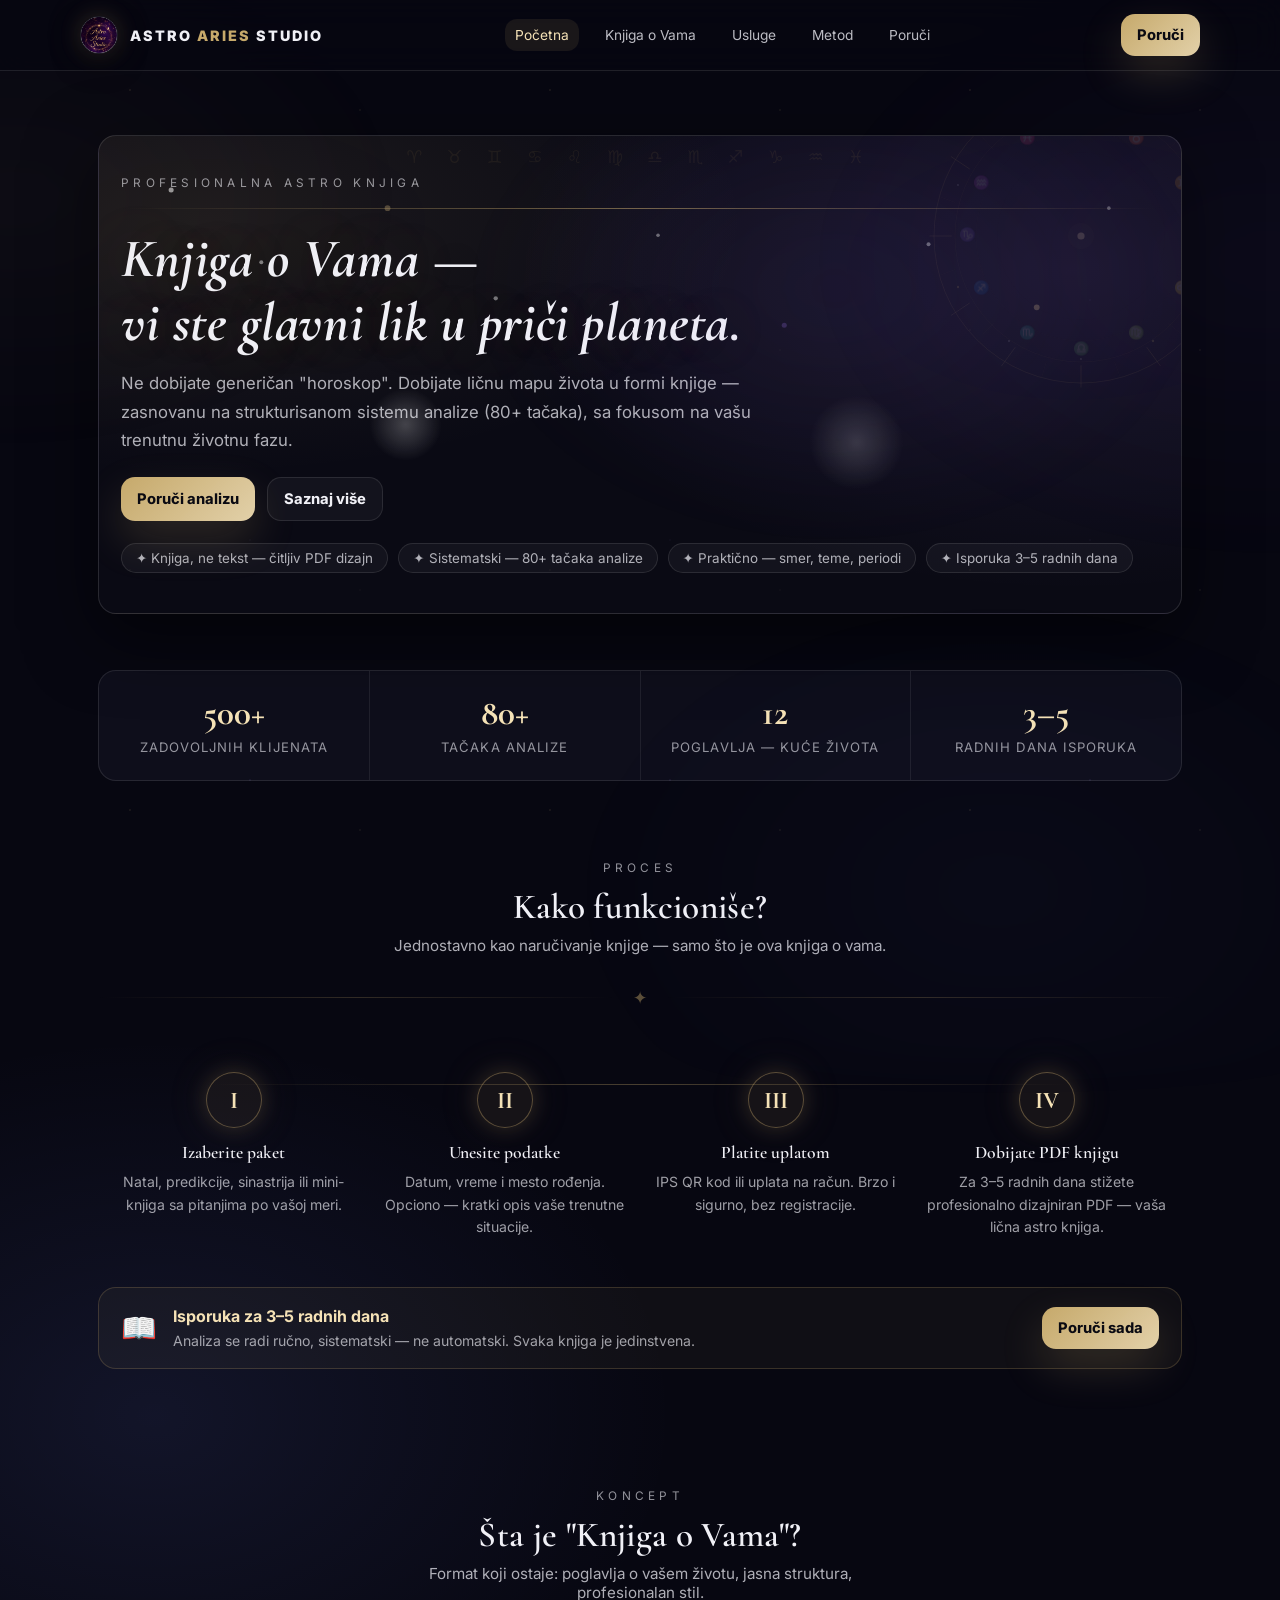
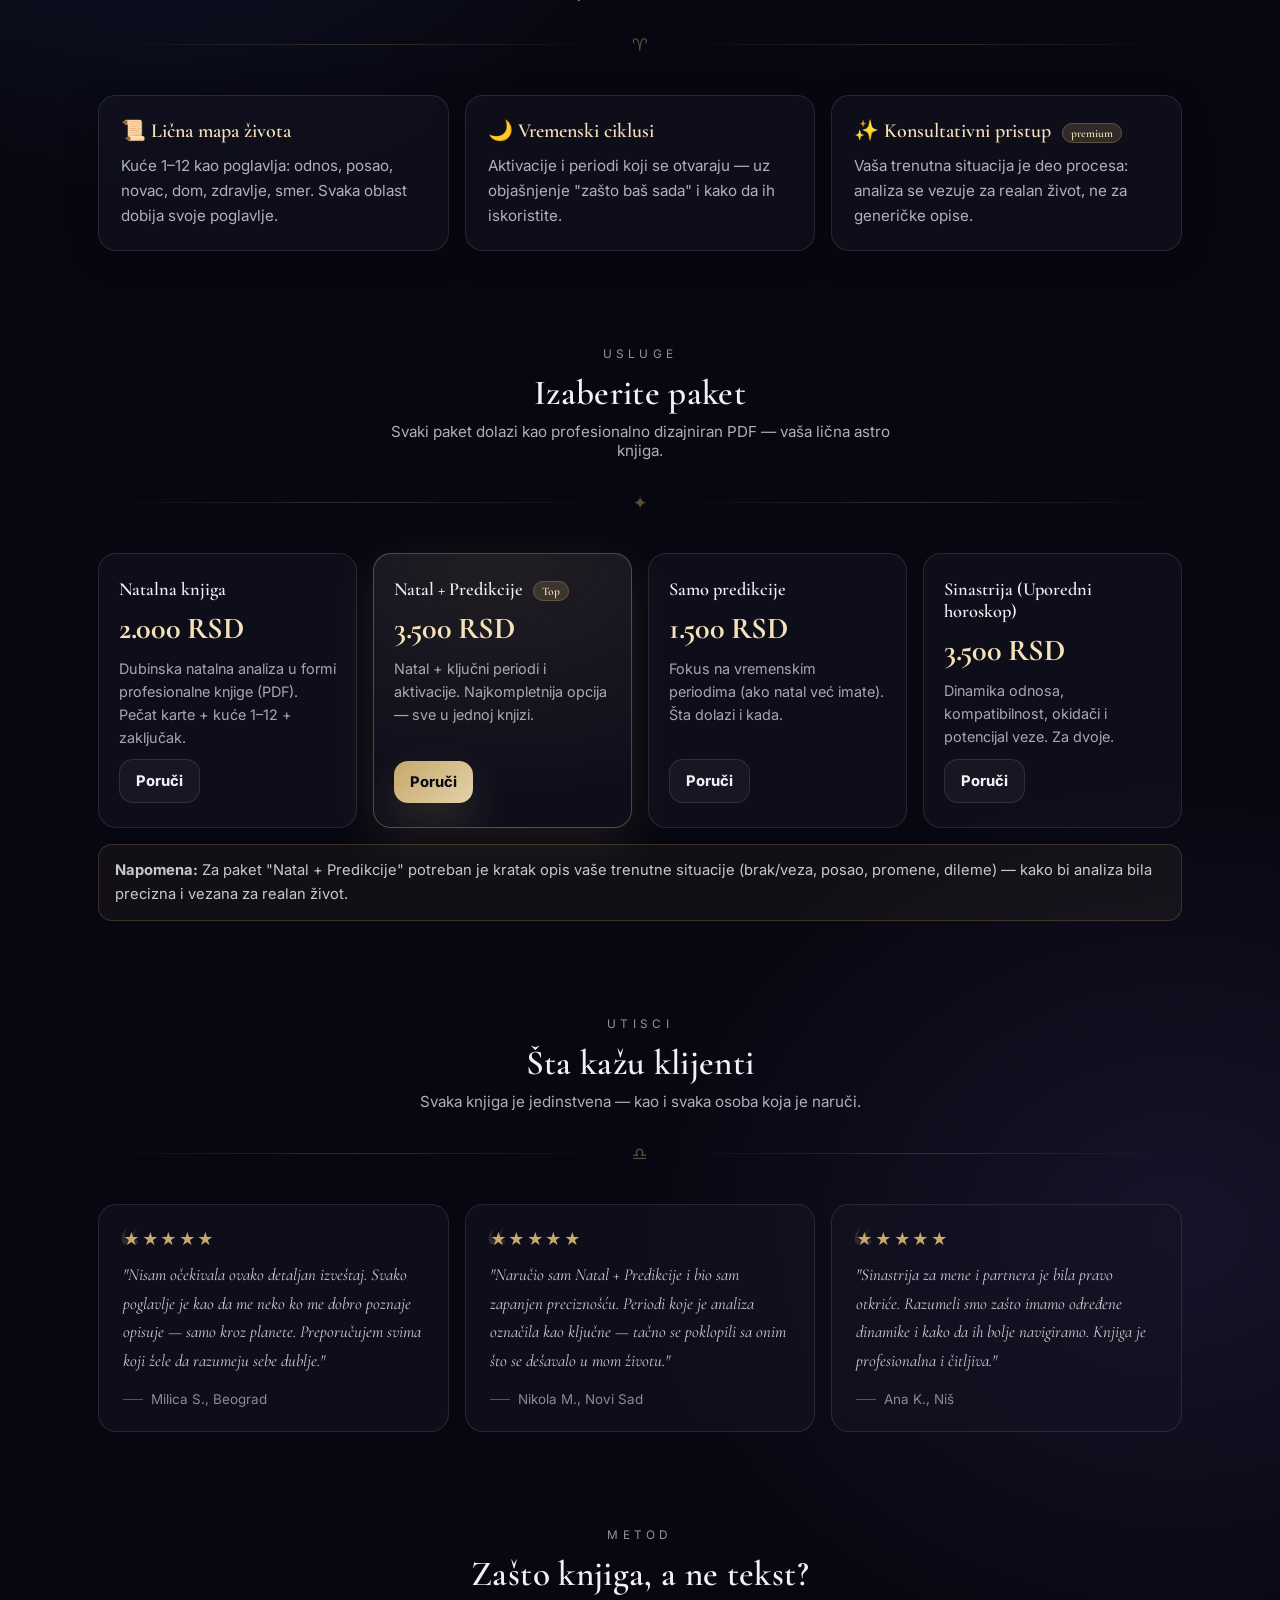
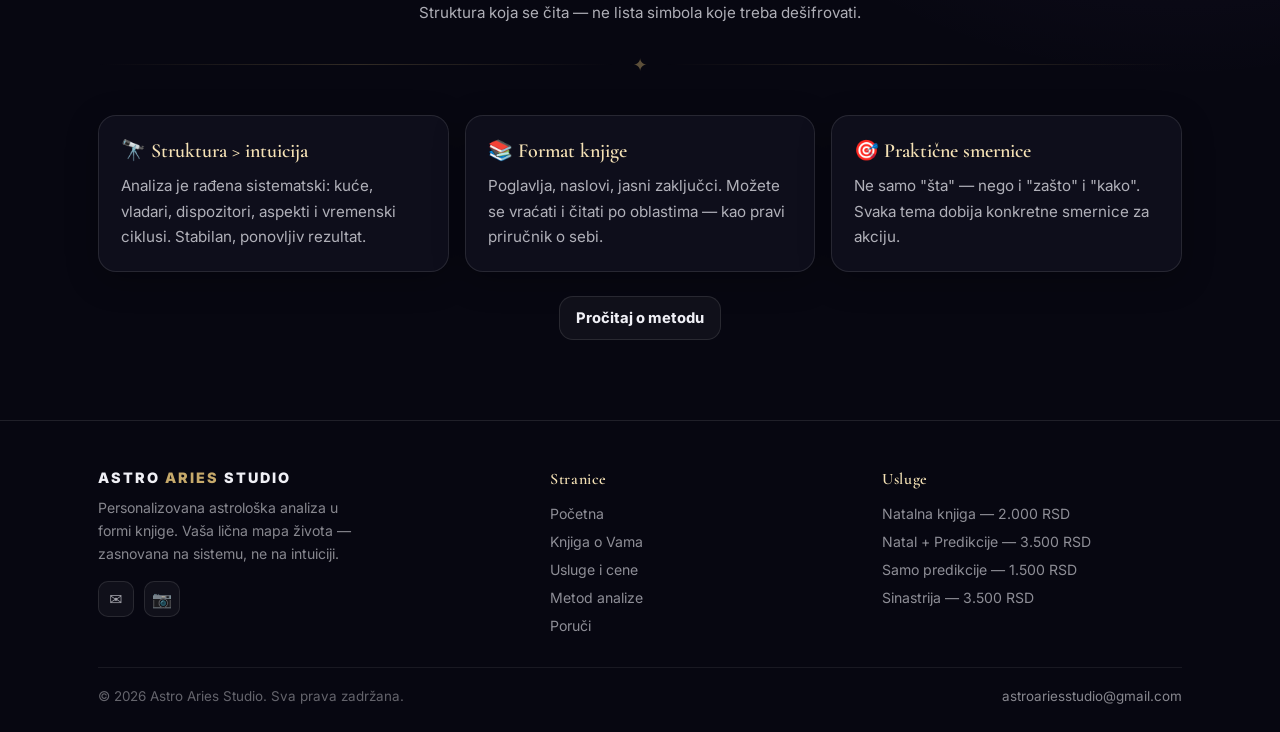
<file: index.html>
<!DOCTYPE html>
<html lang="sr">
<head>
  <meta charset="UTF-8" />
  <meta name="viewport" content="width=device-width, initial-scale=1.0" />
  <title>Astro Aries Studio — Knjiga o Vama</title>
  <meta name="description" content="Personalizovana astrološka analiza u formi knjige. Natalna karta, predikcije i sinastrija — profesionalni PDF izveštaj baziran na 80+ tačaka analize." />
  <meta name="keywords" content="astrologija, natalna karta, horoskop, predikcije, sinastrija, astro analiza, knjiga o vama" />
  <meta name="robots" content="index, follow" />
  <link rel="canonical" href="https://astro-aries-studio.vercel.app/" />

  <!-- Open Graph -->
  <meta property="og:type" content="website" />
  <meta property="og:title" content="Astro Aries Studio — Knjiga o Vama" />
  <meta property="og:description" content="Personalizovana astrološka analiza u formi knjige. Ne horoskop — lična mapa života." />
  <meta property="og:url" content="https://astro-aries-studio.vercel.app/" />
  <meta property="og:image" content="https://astro-aries-studio.vercel.app/assets/logo.png" />
  <meta property="og:locale" content="sr_RS" />

  <!-- Twitter Card -->
  <meta name="twitter:card" content="summary_large_image" />
  <meta name="twitter:title" content="Astro Aries Studio — Knjiga o Vama" />
  <meta name="twitter:description" content="Personalizovana astrološka analiza u formi knjige." />

  <!-- Favicon -->
  <link rel="icon" type="image/svg+xml" href="data:image/svg+xml,<svg xmlns='http://www.w3.org/2000/svg' viewBox='0 0 100 100'><rect width='100' height='100' rx='20' fill='%23070711'/><text y='.9em' font-size='80' x='10'>♈</text></svg>" />

  <link rel="stylesheet" href="assets/style.css" />
</head>
<body>

<div class="shooting-star"></div>

<header>
  <div class="container nav">
    <a class="brand" href="index.html">
      <img src="assets/logo.png" alt="Astro Aries Studio logo" loading="lazy" />
      <div class="title">ASTRO <span>ARIES</span> STUDIO</div>
    </a>

    <nav class="navlinks" id="desktopNav">
      <a href="index.html" class="active" aria-current="page">Početna</a>
      <a href="knjiga.html">Knjiga o Vama</a>
      <a href="usluge.html">Usluge</a>
      <a href="metod.html">Metod</a>
      <a href="poruci.html">Poruči</a>
    </nav>

    <div class="cta">
      <a class="btn primary" href="poruci.html">Poruči</a>
    </div>

    <button class="hamburger" id="hamburger" aria-label="Otvori meni" aria-expanded="false">
      <span></span><span></span><span></span>
    </button>
  </div>

  <nav class="mobileNav" id="mobileNav">
    <a href="index.html" class="active">Početna</a>
    <a href="knjiga.html">Knjiga o Vama</a>
    <a href="usluge.html">Usluge</a>
    <a href="metod.html">Metod</a>
    <a href="poruci.html">Poruči</a>
    <div class="mobileCtaRow">
      <a class="btn primary" href="poruci.html" style="flex:1;justify-content:center">Poruči analizu</a>
    </div>
  </nav>
</header>

<main class="container">

  <!-- HERO -->
  <section class="hero">
    <div class="heroCard">
      <svg class="sparkles" viewBox="0 0 600 240" xmlns="http://www.w3.org/2000/svg" aria-hidden="true">
        <defs>
          <radialGradient id="sp" cx="50%" cy="50%" r="50%">
            <stop offset="0%" stop-color="rgba(255,255,255,.9)"/>
            <stop offset="100%" stop-color="rgba(255,255,255,0)"/>
          </radialGradient>
        </defs>
        <circle cx="40" cy="30" r="1.4" fill="rgba(255,255,255,.55)"/>
        <circle cx="90" cy="70" r="1.1" fill="rgba(255,255,255,.45)"/>
        <circle cx="160" cy="40" r="1.6" fill="rgba(198,169,107,.35)"/>
        <circle cx="220" cy="90" r="1.2" fill="rgba(255,255,255,.42)"/>
        <circle cx="310" cy="55" r="1.0" fill="rgba(255,255,255,.38)"/>
        <circle cx="380" cy="105" r="1.4" fill="rgba(160,120,255,.22)"/>
        <circle cx="460" cy="60" r="1.1" fill="rgba(255,255,255,.35)"/>
        <circle cx="520" cy="95" r="1.6" fill="rgba(198,169,107,.28)"/>
        <circle cx="560" cy="40" r="1.0" fill="rgba(255,255,255,.30)"/>
        <circle cx="170" cy="160" r="20" fill="url(#sp)" opacity=".25"/>
        <circle cx="420" cy="170" r="26" fill="url(#sp)" opacity=".18"/>
      </svg>

      <svg class="zodiacRing" viewBox="0 0 600 600" xmlns="http://www.w3.org/2000/svg" aria-hidden="true">
        <circle class="ringOuter" cx="300" cy="300" r="245" fill="none"/>
        <circle class="ringMid"   cx="300" cy="300" r="210" fill="none"/>
        <circle class="ringInner" cx="300" cy="300" r="175" fill="none"/>
        <circle class="ringInner" cx="300" cy="300" r="140" fill="none" opacity=".65"/>
        <g>
          <path class="tick" d="M300 48 L300 84"/><path class="tick" d="M432 84 L410 114"/>
          <path class="tick" d="M516 168 L486 188"/><path class="tick" d="M552 300 L516 300"/>
          <path class="tick" d="M516 432 L486 412"/><path class="tick" d="M432 516 L410 486"/>
          <path class="tick" d="M300 552 L300 516"/><path class="tick" d="M168 516 L190 486"/>
          <path class="tick" d="M84 432 L114 412"/><path class="tick" d="M48 300 L84 300"/>
          <path class="tick" d="M84 168 L114 188"/><path class="tick" d="M168 84 L190 114"/>
        </g>
        <g opacity=".9">
          <path class="tickSmall" d="M365 66 L356 90"/><path class="tickSmall" d="M468 136 L446 154"/>
          <path class="tickSmall" d="M536 236 L512 242"/><path class="tickSmall" d="M536 364 L512 358"/>
          <path class="tickSmall" d="M468 464 L446 446"/><path class="tickSmall" d="M365 534 L356 510"/>
          <path class="tickSmall" d="M235 534 L242 510"/><path class="tickSmall" d="M136 464 L154 446"/>
          <path class="tickSmall" d="M66 365 L90 356"/><path class="tickSmall" d="M66 235 L90 244"/>
          <path class="tickSmall" d="M136 136 L154 156"/><path class="tickSmall" d="M235 66 L244 90"/>
        </g>
        <g>
          <circle class="dot" cx="300" cy="95" r="2.2"/>
          <circle class="dot" cx="420" cy="125" r="1.7"/>
          <circle class="goldDot" cx="505" cy="215" r="2.2"/>
          <circle class="dot" cx="505" cy="385" r="1.6"/>
          <circle class="goldDot" cx="420" cy="475" r="2.1"/>
          <circle class="dot" cx="300" cy="505" r="1.6"/>
          <circle class="dot" cx="180" cy="475" r="1.8"/>
          <circle class="goldDot" cx="95" cy="385" r="2.0"/>
          <circle class="dot" cx="95" cy="215" r="1.6"/>
          <circle class="dot" cx="180" cy="125" r="1.7"/>
        </g>
        <g text-anchor="middle" dominant-baseline="middle" font-size="22">
          <text class="glyph" x="300" y="112">♈</text><text class="glyph" x="392" y="138">♉</text>
          <text class="glyph" x="468" y="214">♊</text><text class="glyph" x="492" y="300">♋</text>
          <text class="glyph" x="468" y="388">♌</text><text class="glyph" x="392" y="464">♍</text>
          <text class="glyph" x="300" y="490">♎</text><text class="glyph" x="210" y="464">♏</text>
          <text class="glyph" x="134" y="388">♐</text><text class="glyph" x="110" y="300">♑</text>
          <text class="glyph" x="134" y="214">♒</text><text class="glyph" x="210" y="138">♓</text>
        </g>
        <circle class="pulseStar" cx="300" cy="300" r="6" fill="rgba(245,226,182,.95)"/>
        <circle cx="300" cy="300" r="22" fill="rgba(198,169,107,.10)"/>
      </svg>

      <div class="kicker">PROFESIONALNA ASTRO KNJIGA</div>
      <hr class="hr-astro" />
      <h1>Knjiga o Vama —<br/><em>vi ste glavni lik u priči planeta.</em></h1>
      <p class="subhead">
        Ne dobijate generičan "horoskop". Dobijate ličnu mapu života u formi knjige —
        zasnovanu na strukturisanom sistemu analize (80+ tačaka), sa fokusom na vašu trenutnu životnu fazu.
      </p>
      <div class="heroActions">
        <a class="btn primary" href="poruci.html">Poruči analizu</a>
        <a class="btn" href="knjiga.html">Saznaj više</a>
      </div>
      <div class="badges">
        <div class="badge">✦ Knjiga, ne tekst — čitljiv PDF dizajn</div>
        <div class="badge">✦ Sistematski — 80+ tačaka analize</div>
        <div class="badge">✦ Praktično — smer, teme, periodi</div>
        <div class="badge">✦ Isporuka 3–5 radnih dana</div>
      </div>
    </div>
  </section>

  <!-- STATS -->
  <div class="statsRow">
    <div class="statItem">
      <span class="statNum">500+</span>
      <span class="statLabel">Zadovoljnih klijenata</span>
    </div>
    <div class="statItem">
      <span class="statNum">80+</span>
      <span class="statLabel">Tačaka analize</span>
    </div>
    <div class="statItem">
      <span class="statNum">12</span>
      <span class="statLabel">Poglavlja — kuće života</span>
    </div>
    <div class="statItem">
      <span class="statNum">3–5</span>
      <span class="statLabel">Radnih dana isporuka</span>
    </div>
  </div>

  <!-- KAKO FUNKCIONIŠE -->
  <section class="section">
    <div class="sectionTitle">
      <div class="kicker">PROCES</div>
      <h2>Kako funkcioniše?</h2>
      <p class="small">Jednostavno kao naručivanje knjige — samo što je ova knjiga o vama.</p>
    </div>
    <div class="sectionDivider"><span>✦</span></div>

    <div class="howSteps">
      <div class="howStep">
        <div class="stepNum">I</div>
        <h4>Izaberite paket</h4>
        <p>Natal, predikcije, sinastrija ili mini-knjiga sa pitanjima po vašoj meri.</p>
      </div>
      <div class="howStep">
        <div class="stepNum">II</div>
        <h4>Unesite podatke</h4>
        <p>Datum, vreme i mesto rođenja. Opciono — kratki opis vaše trenutne situacije.</p>
      </div>
      <div class="howStep">
        <div class="stepNum">III</div>
        <h4>Platite uplatom</h4>
        <p>IPS QR kod ili uplata na račun. Brzo i sigurno, bez registracije.</p>
      </div>
      <div class="howStep">
        <div class="stepNum">IV</div>
        <h4>Dobijate PDF knjigu</h4>
        <p>Za 3–5 radnih dana stižete profesionalno dizajniran PDF — vaša lična astro knjiga.</p>
      </div>
    </div>

    <div class="deliveryBanner">
      <div class="dIcon">📖</div>
      <div class="dText">
        <strong>Isporuka za 3–5 radnih dana</strong>
        <span>Analiza se radi ručno, sistematski — ne automatski. Svaka knjiga je jedinstvena.</span>
      </div>
      <a class="btn primary" href="poruci.html">Poruči sada</a>
    </div>
  </section>

  <!-- KONCEPT -->
  <section class="section">
    <div class="sectionTitle">
      <div class="kicker">KONCEPT</div>
      <h2>Šta je "Knjiga o Vama"?</h2>
      <p class="small">Format koji ostaje: poglavlja o vašem životu, jasna struktura, profesionalan stil.</p>
    </div>
    <div class="sectionDivider"><span>♈</span></div>

    <div class="grid">
      <div class="card">
        <h3>📜 Lična mapa života</h3>
        <p>Kuće 1–12 kao poglavlja: odnos, posao, novac, dom, zdravlje, smer. Svaka oblast dobija svoje poglavlje.</p>
      </div>
      <div class="card">
        <h3>🌙 Vremenski ciklusi</h3>
        <p>Aktivacije i periodi koji se otvaraju — uz objašnjenje "zašto baš sada" i kako da ih iskoristite.</p>
      </div>
      <div class="card">
        <h3>✨ Konsultativni pristup <span class="tag">premium</span></h3>
        <p>Vaša trenutna situacija je deo procesa: analiza se vezuje za realan život, ne za generičke opise.</p>
      </div>
    </div>
  </section>

  <!-- USLUGE / CENE -->
  <section class="section">
    <div class="sectionTitle">
      <div class="kicker">USLUGE</div>
      <h2>Izaberite paket</h2>
      <p class="small">Svaki paket dolazi kao profesionalno dizajniran PDF — vaša lična astro knjiga.</p>
    </div>
    <div class="sectionDivider"><span>✦</span></div>

    <div class="pricing">
      <div class="price">
        <div class="name">Natalna knjiga</div>
        <div class="amount">2.000 RSD</div>
        <div class="desc">Dubinska natalna analiza u formi profesionalne knjige (PDF). Pečat karte + kuće 1–12 + zaključak.</div>
        <div class="actions"><a class="btn" href="poruci.html">Poruči</a></div>
      </div>
      <div class="price featured">
        <div class="name">Natal + Predikcije <span class="tag">Top</span></div>
        <div class="amount">3.500 RSD</div>
        <div class="desc">Natal + ključni periodi i aktivacije. Najkompletnija opcija — sve u jednoj knjizi.</div>
        <div class="actions"><a class="btn primary" href="poruci.html">Poruči</a></div>
      </div>
      <div class="price">
        <div class="name">Samo predikcije</div>
        <div class="amount">1.500 RSD</div>
        <div class="desc">Fokus na vremenskim periodima (ako natal već imate). Šta dolazi i kada.</div>
        <div class="actions"><a class="btn" href="poruci.html">Poruči</a></div>
      </div>
      <div class="price">
        <div class="name">Sinastrija (Uporedni horoskop)</div>
        <div class="amount">3.500 RSD</div>
        <div class="desc">Dinamika odnosa, kompatibilnost, okidači i potencijal veze. Za dvoje.</div>
        <div class="actions"><a class="btn" href="poruci.html">Poruči</a></div>
      </div>
    </div>

    <div style="margin-top:16px" class="note">
      <b>Napomena:</b> Za paket "Natal + Predikcije" potreban je kratak opis vaše trenutne situacije
      (brak/veza, posao, promene, dileme) — kako bi analiza bila precizna i vezana za realan život.
    </div>
  </section>

  <!-- TESTIMONIJALI -->
  <section class="section">
    <div class="sectionTitle">
      <div class="kicker">UTISCI</div>
      <h2>Šta kažu klijenti</h2>
      <p class="small">Svaka knjiga je jedinstvena — kao i svaka osoba koja je naruči.</p>
    </div>
    <div class="sectionDivider"><span>♎</span></div>

    <div class="testimonials">
      <div class="testimonial">
        <div class="tStars">★★★★★</div>
        <div class="tText">
          "Nisam očekivala ovako detaljan izveštaj. Svako poglavlje je kao da me neko ko me dobro poznaje opisuje — samo kroz planete. Preporučujem svima koji žele da razumeju sebe dublje."
        </div>
        <div class="tAuthor">Milica S., Beograd</div>
      </div>
      <div class="testimonial">
        <div class="tStars">★★★★★</div>
        <div class="tText">
          "Naručio sam Natal + Predikcije i bio sam zapanjen preciznošću. Periodi koje je analiza označila kao ključne — tačno se poklopili sa onim što se dešavalo u mom životu."
        </div>
        <div class="tAuthor">Nikola M., Novi Sad</div>
      </div>
      <div class="testimonial">
        <div class="tStars">★★★★★</div>
        <div class="tText">
          "Sinastrija za mene i partnera je bila pravo otkriće. Razumeli smo zašto imamo određene dinamike i kako da ih bolje navigiramo. Knjiga je profesionalna i čitljiva."
        </div>
        <div class="tAuthor">Ana K., Niš</div>
      </div>
    </div>
  </section>

  <!-- UZORAK -->
  <section class="section">
    <div class="sectionTitle">
      <div class="kicker">METOD</div>
      <h2>Zašto knjiga, a ne tekst?</h2>
      <p class="small">Struktura koja se čita — ne lista simbola koje treba dešifrovati.</p>
    </div>
    <div class="sectionDivider"><span>✦</span></div>

    <div class="grid">
      <div class="card">
        <h3>🔭 Struktura &gt; intuicija</h3>
        <p>Analiza je rađena sistematski: kuće, vladari, dispozitori, aspekti i vremenski ciklusi. Stabilan, ponovljiv rezultat.</p>
      </div>
      <div class="card">
        <h3>📚 Format knjige</h3>
        <p>Poglavlja, naslovi, jasni zaključci. Možete se vraćati i čitati po oblastima — kao pravi priručnik o sebi.</p>
      </div>
      <div class="card">
        <h3>🎯 Praktične smernice</h3>
        <p>Ne samo "šta" — nego i "zašto" i "kako". Svaka tema dobija konkretne smernice za akciju.</p>
      </div>
    </div>

    <div style="margin-top:24px; text-align:center">
      <a class="btn" href="metod.html">Pročitaj o metodu</a>
    </div>
  </section>

</main>

<!-- FOOTER -->
<footer>
  <div class="container">
    <div class="footerGrid">
      <div class="footerBrand">
        <div class="title">ASTRO <span>ARIES</span> STUDIO</div>
        <p>Personalizovana astrološka analiza u formi knjige. Vaša lična mapa života — zasnovana na sistemu, ne na intuiciji.</p>
        <div class="socialLinks">
          <a class="socialLink" href="mailto:astroariesstudio@gmail.com" title="Email" aria-label="Email">✉</a>
          <a class="socialLink" href="https://instagram.com" target="_blank" rel="noopener" title="Instagram" aria-label="Instagram">📷</a>
        </div>
      </div>
      <div class="footerCol">
        <h5>Stranice</h5>
        <ul>
          <li><a href="index.html">Početna</a></li>
          <li><a href="knjiga.html">Knjiga o Vama</a></li>
          <li><a href="usluge.html">Usluge i cene</a></li>
          <li><a href="metod.html">Metod analize</a></li>
          <li><a href="poruci.html">Poruči</a></li>
        </ul>
      </div>
      <div class="footerCol">
        <h5>Usluge</h5>
        <ul>
          <li><a href="poruci.html">Natalna knjiga — 2.000 RSD</a></li>
          <li><a href="poruci.html">Natal + Predikcije — 3.500 RSD</a></li>
          <li><a href="poruci.html">Samo predikcije — 1.500 RSD</a></li>
          <li><a href="poruci.html">Sinastrija — 3.500 RSD</a></li>
        </ul>
      </div>
    </div>
    <div class="footerBottom">
      <div>© <span id="y"></span> Astro Aries Studio. Sva prava zadržana.</div>
      <div>
        <a href="mailto:astroariesstudio@gmail.com">astroariesstudio@gmail.com</a>
      </div>
    </div>
  </div>
</footer>

<!-- Scroll to top -->
<button class="scrollTop" id="scrollTop" aria-label="Nazad na vrh">↑</button>

<!-- Sticky mobile CTA -->
<div class="stickyMobileCta">
  <a class="btn primary" href="poruci.html">✦ Poruči svoju astro knjigu</a>
</div>

<script>
  document.getElementById("y").textContent = new Date().getFullYear();

  // Hamburger meni
  const hamburger = document.getElementById("hamburger");
  const mobileNav = document.getElementById("mobileNav");
  hamburger.addEventListener("click", () => {
    const open = mobileNav.classList.toggle("open");
    hamburger.classList.toggle("open", open);
    hamburger.setAttribute("aria-expanded", open);
  });
  // Zatvori meni klikom na link
  mobileNav.querySelectorAll("a").forEach(a => {
    a.addEventListener("click", () => {
      mobileNav.classList.remove("open");
      hamburger.classList.remove("open");
      hamburger.setAttribute("aria-expanded", "false");
    });
  });

  // Scroll to top
  const scrollTopBtn = document.getElementById("scrollTop");
  window.addEventListener("scroll", () => {
    scrollTopBtn.classList.toggle("visible", window.scrollY > 320);
  });
  scrollTopBtn.addEventListener("click", () => {
    window.scrollTo({ top: 0, behavior: "smooth" });
  });
</script>

</body>
</html>
</file>
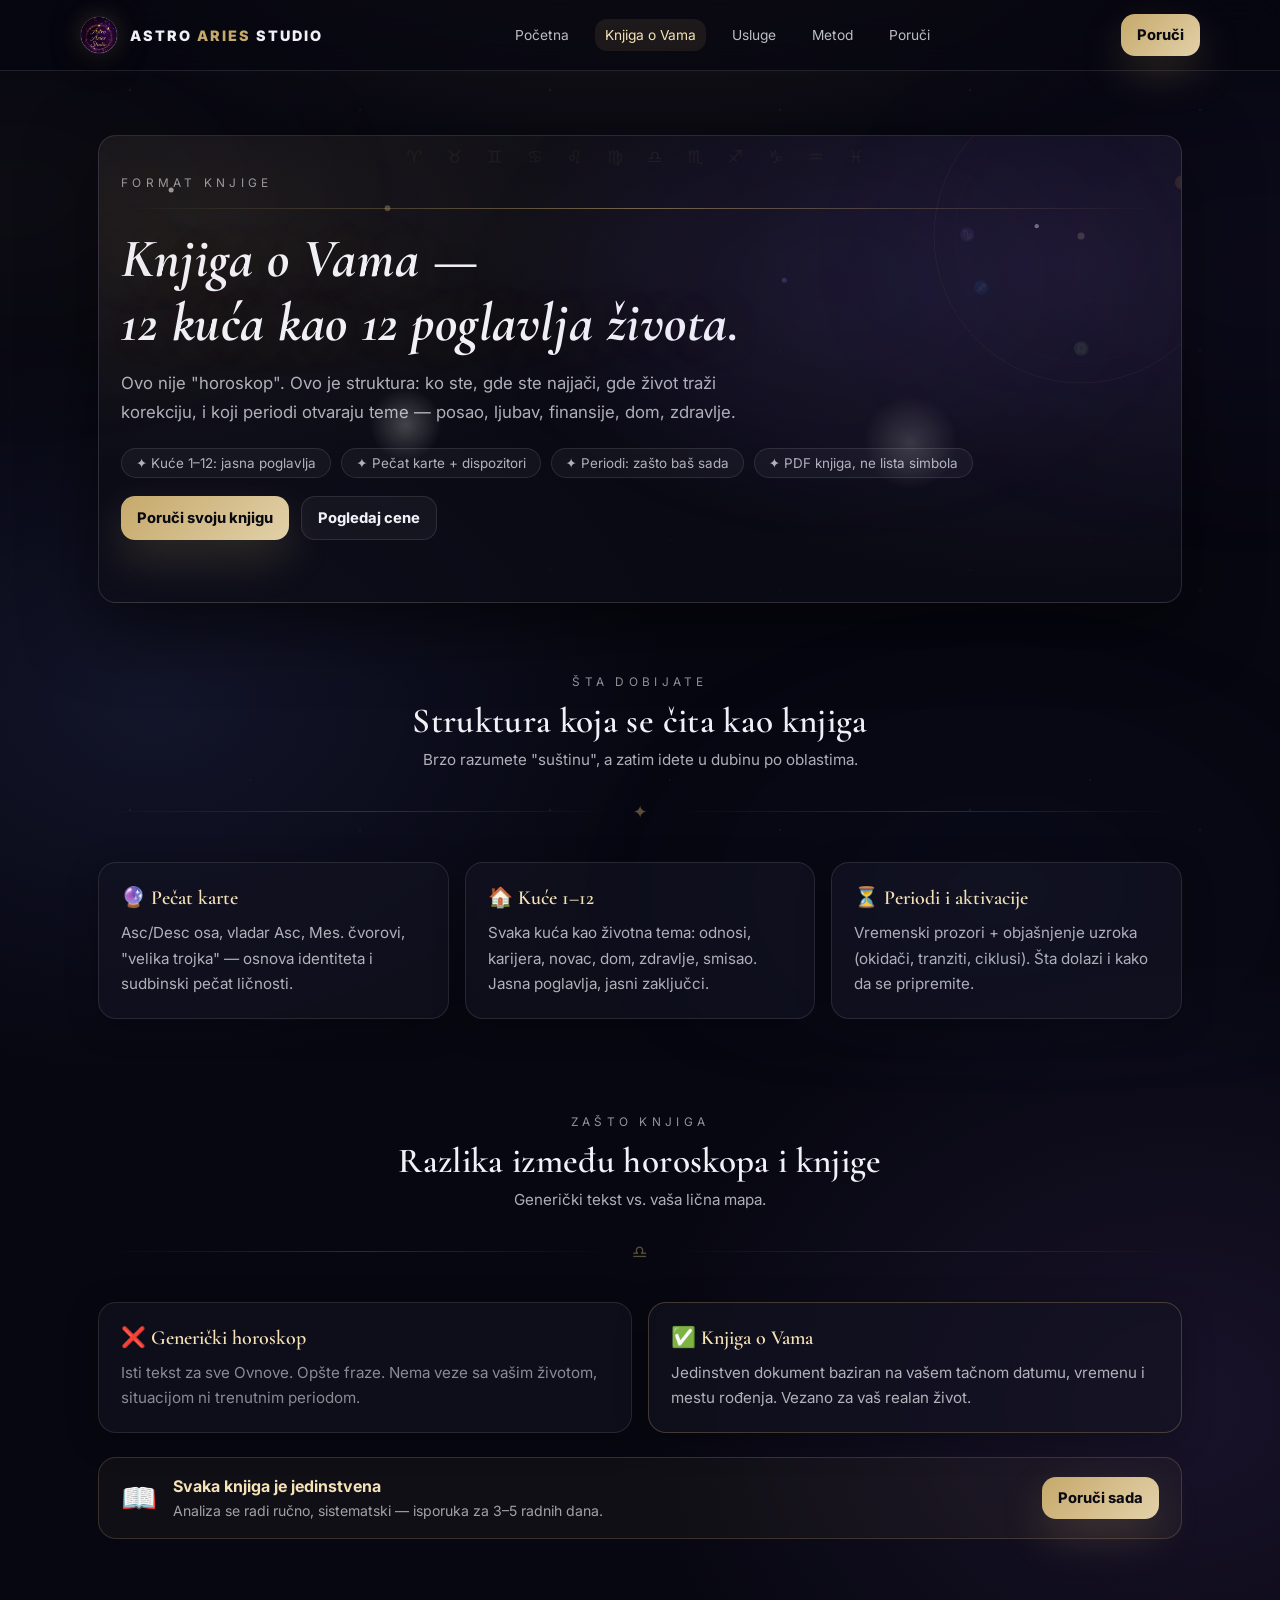
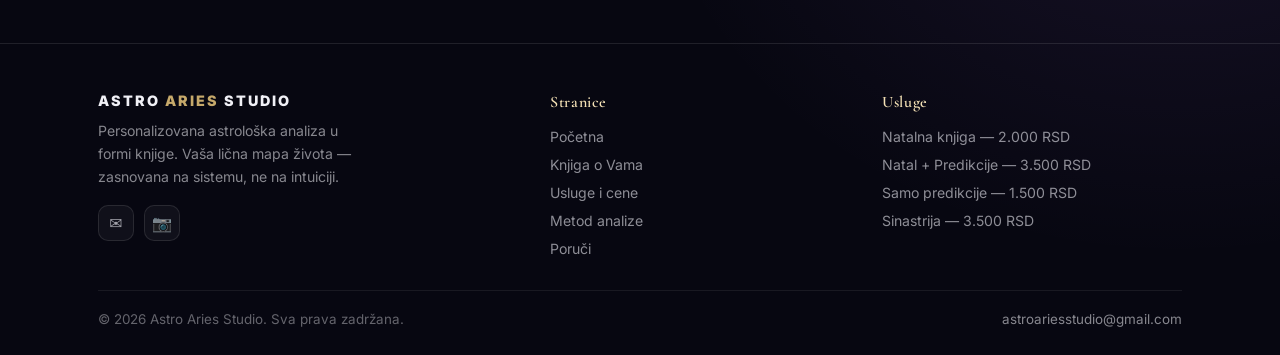
<file: knjiga.html>
<!DOCTYPE html>
<html lang="sr">
<head>
  <meta charset="UTF-8" />
  <meta name="viewport" content="width=device-width, initial-scale=1.0" />
  <title>Knjiga o Vama — Astro Aries Studio</title>
  <meta name="description" content="12 kuća kao 12 poglavlja vašeg života. Personalizovana astrološka knjiga — pečat karte, kuće 1–12, periodi i aktivacije." />
  <meta property="og:title" content="Knjiga o Vama — Astro Aries Studio" />
  <meta property="og:description" content="12 kuća kao 12 poglavlja vašeg života. Personalizovana astrološka knjiga." />
  <meta property="og:url" content="https://astro-aries-studio.vercel.app/knjiga.html" />
  <meta property="og:image" content="https://astro-aries-studio.vercel.app/assets/logo.png" />
  <link rel="icon" type="image/svg+xml" href="data:image/svg+xml,<svg xmlns='http://www.w3.org/2000/svg' viewBox='0 0 100 100'><rect width='100' height='100' rx='20' fill='%23070711'/><text y='.9em' font-size='80' x='10'>♈</text></svg>" />
  <link rel="stylesheet" href="assets/style.css" />
</head>
<body>

<div class="shooting-star"></div>

<header>
  <div class="container nav">
    <a class="brand" href="index.html">
      <img src="assets/logo.png" alt="Astro Aries Studio logo" loading="lazy" />
      <div class="title">ASTRO <span>ARIES</span> STUDIO</div>
    </a>
    <nav class="navlinks">
      <a href="index.html">Početna</a>
      <a href="knjiga.html" class="active" aria-current="page">Knjiga o Vama</a>
      <a href="usluge.html">Usluge</a>
      <a href="metod.html">Metod</a>
      <a href="poruci.html">Poruči</a>
    </nav>
    <div class="cta">
      <a class="btn primary" href="poruci.html">Poruči</a>
    </div>
    <button class="hamburger" id="hamburger" aria-label="Otvori meni" aria-expanded="false">
      <span></span><span></span><span></span>
    </button>
  </div>
  <nav class="mobileNav" id="mobileNav">
    <a href="index.html">Početna</a>
    <a href="knjiga.html" class="active">Knjiga o Vama</a>
    <a href="usluge.html">Usluge</a>
    <a href="metod.html">Metod</a>
    <a href="poruci.html">Poruči</a>
    <div class="mobileCtaRow">
      <a class="btn primary" href="poruci.html" style="flex:1;justify-content:center">Poruči analizu</a>
    </div>
  </nav>
</header>

<main class="container">
  <section class="hero">
    <div class="heroCard">
      <svg class="sparkles" viewBox="0 0 600 240" xmlns="http://www.w3.org/2000/svg" aria-hidden="true">
        <defs><radialGradient id="sp" cx="50%" cy="50%" r="50%">
          <stop offset="0%" stop-color="rgba(255,255,255,.9)"/><stop offset="100%" stop-color="rgba(255,255,255,0)"/>
        </radialGradient></defs>
        <circle cx="40" cy="30" r="1.4" fill="rgba(255,255,255,.55)"/>
        <circle cx="160" cy="40" r="1.6" fill="rgba(198,169,107,.35)"/>
        <circle cx="380" cy="80" r="1.4" fill="rgba(160,120,255,.22)"/>
        <circle cx="520" cy="50" r="1.2" fill="rgba(255,255,255,.38)"/>
        <circle cx="170" cy="160" r="20" fill="url(#sp)" opacity=".25"/>
        <circle cx="450" cy="170" r="26" fill="url(#sp)" opacity=".18"/>
      </svg>
      <svg class="zodiacRing" viewBox="0 0 600 600" xmlns="http://www.w3.org/2000/svg" aria-hidden="true">
        <circle class="ringOuter" cx="300" cy="300" r="245" fill="none"/>
        <circle class="ringMid"   cx="300" cy="300" r="210" fill="none"/>
        <circle class="ringInner" cx="300" cy="300" r="175" fill="none"/>
        <g text-anchor="middle" dominant-baseline="middle" font-size="22">
          <text class="glyph" x="300" y="112">♈</text><text class="glyph" x="468" y="214">♊</text>
          <text class="glyph" x="492" y="300">♋</text><text class="glyph" x="300" y="490">♎</text>
          <text class="glyph" x="134" y="388">♐</text><text class="glyph" x="110" y="300">♑</text>
        </g>
        <circle class="pulseStar" cx="300" cy="300" r="6" fill="rgba(245,226,182,.95)"/>
      </svg>

      <div class="kicker">FORMAT KNJIGE</div>
      <hr class="hr-astro" />
      <h1>Knjiga o Vama —<br/><em>12 kuća kao 12 poglavlja života.</em></h1>
      <p class="subhead">
        Ovo nije "horoskop". Ovo je struktura: ko ste, gde ste najjači, gde život traži korekciju,
        i koji periodi otvaraju teme — posao, ljubav, finansije, dom, zdravlje.
      </p>
      <div class="badges">
        <div class="badge">✦ Kuće 1–12: jasna poglavlja</div>
        <div class="badge">✦ Pečat karte + dispozitori</div>
        <div class="badge">✦ Periodi: zašto baš sada</div>
        <div class="badge">✦ PDF knjiga, ne lista simbola</div>
      </div>
      <div class="heroActions" style="margin-top:18px">
        <a class="btn primary" href="poruci.html">Poruči svoju knjigu</a>
        <a class="btn" href="usluge.html">Pogledaj cene</a>
      </div>
    </div>
  </section>

  <section class="section">
    <div class="sectionTitle">
      <div class="kicker">ŠTA DOBIJATE</div>
      <h2>Struktura koja se čita kao knjiga</h2>
      <p class="small">Brzo razumete "suštinu", a zatim idete u dubinu po oblastima.</p>
    </div>
    <div class="sectionDivider"><span>✦</span></div>

    <div class="grid">
      <div class="card">
        <h3>🔮 Pečat karte</h3>
        <p>Asc/Desc osa, vladar Asc, Mes. čvorovi, "velika trojka" — osnova identiteta i sudbinski pečat ličnosti.</p>
      </div>
      <div class="card">
        <h3>🏠 Kuće 1–12</h3>
        <p>Svaka kuća kao životna tema: odnosi, karijera, novac, dom, zdravlje, smisao. Jasna poglavlja, jasni zaključci.</p>
      </div>
      <div class="card">
        <h3>⏳ Periodi i aktivacije</h3>
        <p>Vremenski prozori + objašnjenje uzroka (okidači, tranziti, ciklusi). Šta dolazi i kako da se pripremite.</p>
      </div>
    </div>
  </section>

  <section class="section">
    <div class="sectionTitle">
      <div class="kicker">ZAŠTO KNJIGA</div>
      <h2>Razlika između horoskopa i knjige</h2>
      <p class="small">Generički tekst vs. vaša lična mapa.</p>
    </div>
    <div class="sectionDivider"><span>♎</span></div>

    <div class="grid">
      <div class="card">
        <h3>❌ Generički horoskop</h3>
        <p style="color:rgba(240,240,246,.55)">Isti tekst za sve Ovnove. Opšte fraze. Nema veze sa vašim životom, situacijom ni trenutnim periodom.</p>
      </div>
      <div class="card" style="border-color:rgba(198,169,107,.28)">
        <h3>✅ Knjiga o Vama</h3>
        <p>Jedinstven dokument baziran na vašem tačnom datumu, vremenu i mestu rođenja. Vezano za vaš realan život.</p>
      </div>
    </div>

    <div style="margin-top:24px" class="deliveryBanner">
      <div class="dIcon">📖</div>
      <div class="dText">
        <strong>Svaka knjiga je jedinstvena</strong>
        <span>Analiza se radi ručno, sistematski — isporuka za 3–5 radnih dana.</span>
      </div>
      <a class="btn primary" href="poruci.html">Poruči sada</a>
    </div>
  </section>
</main>

<footer>
  <div class="container">
    <div class="footerGrid">
      <div class="footerBrand">
        <div class="title">ASTRO <span>ARIES</span> STUDIO</div>
        <p>Personalizovana astrološka analiza u formi knjige. Vaša lična mapa života — zasnovana na sistemu, ne na intuiciji.</p>
        <div class="socialLinks">
          <a class="socialLink" href="mailto:astroariesstudio@gmail.com" title="Email" aria-label="Email">✉</a>
          <a class="socialLink" href="https://instagram.com" target="_blank" rel="noopener" title="Instagram" aria-label="Instagram">📷</a>
        </div>
      </div>
      <div class="footerCol">
        <h5>Stranice</h5>
        <ul>
          <li><a href="index.html">Početna</a></li>
          <li><a href="knjiga.html">Knjiga o Vama</a></li>
          <li><a href="usluge.html">Usluge i cene</a></li>
          <li><a href="metod.html">Metod analize</a></li>
          <li><a href="poruci.html">Poruči</a></li>
        </ul>
      </div>
      <div class="footerCol">
        <h5>Usluge</h5>
        <ul>
          <li><a href="poruci.html">Natalna knjiga — 2.000 RSD</a></li>
          <li><a href="poruci.html">Natal + Predikcije — 3.500 RSD</a></li>
          <li><a href="poruci.html">Samo predikcije — 1.500 RSD</a></li>
          <li><a href="poruci.html">Sinastrija — 3.500 RSD</a></li>
        </ul>
      </div>
    </div>
    <div class="footerBottom">
      <div>© <span id="y"></span> Astro Aries Studio. Sva prava zadržana.</div>
      <div><a href="mailto:astroariesstudio@gmail.com">astroariesstudio@gmail.com</a></div>
    </div>
  </div>
</footer>

<button class="scrollTop" id="scrollTop" aria-label="Nazad na vrh">↑</button>
<div class="stickyMobileCta">
  <a class="btn primary" href="poruci.html">✦ Poruči svoju astro knjigu</a>
</div>

<script>
  document.getElementById("y").textContent = new Date().getFullYear();
  const hamburger = document.getElementById("hamburger");
  const mobileNav = document.getElementById("mobileNav");
  hamburger.addEventListener("click", () => {
    const open = mobileNav.classList.toggle("open");
    hamburger.classList.toggle("open", open);
    hamburger.setAttribute("aria-expanded", open);
  });
  mobileNav.querySelectorAll("a").forEach(a => a.addEventListener("click", () => {
    mobileNav.classList.remove("open"); hamburger.classList.remove("open");
    hamburger.setAttribute("aria-expanded","false");
  }));
  const scrollTopBtn = document.getElementById("scrollTop");
  window.addEventListener("scroll", () => scrollTopBtn.classList.toggle("visible", window.scrollY > 320));
  scrollTopBtn.addEventListener("click", () => window.scrollTo({ top: 0, behavior: "smooth" }));
</script>
</body>
</html>
</file>
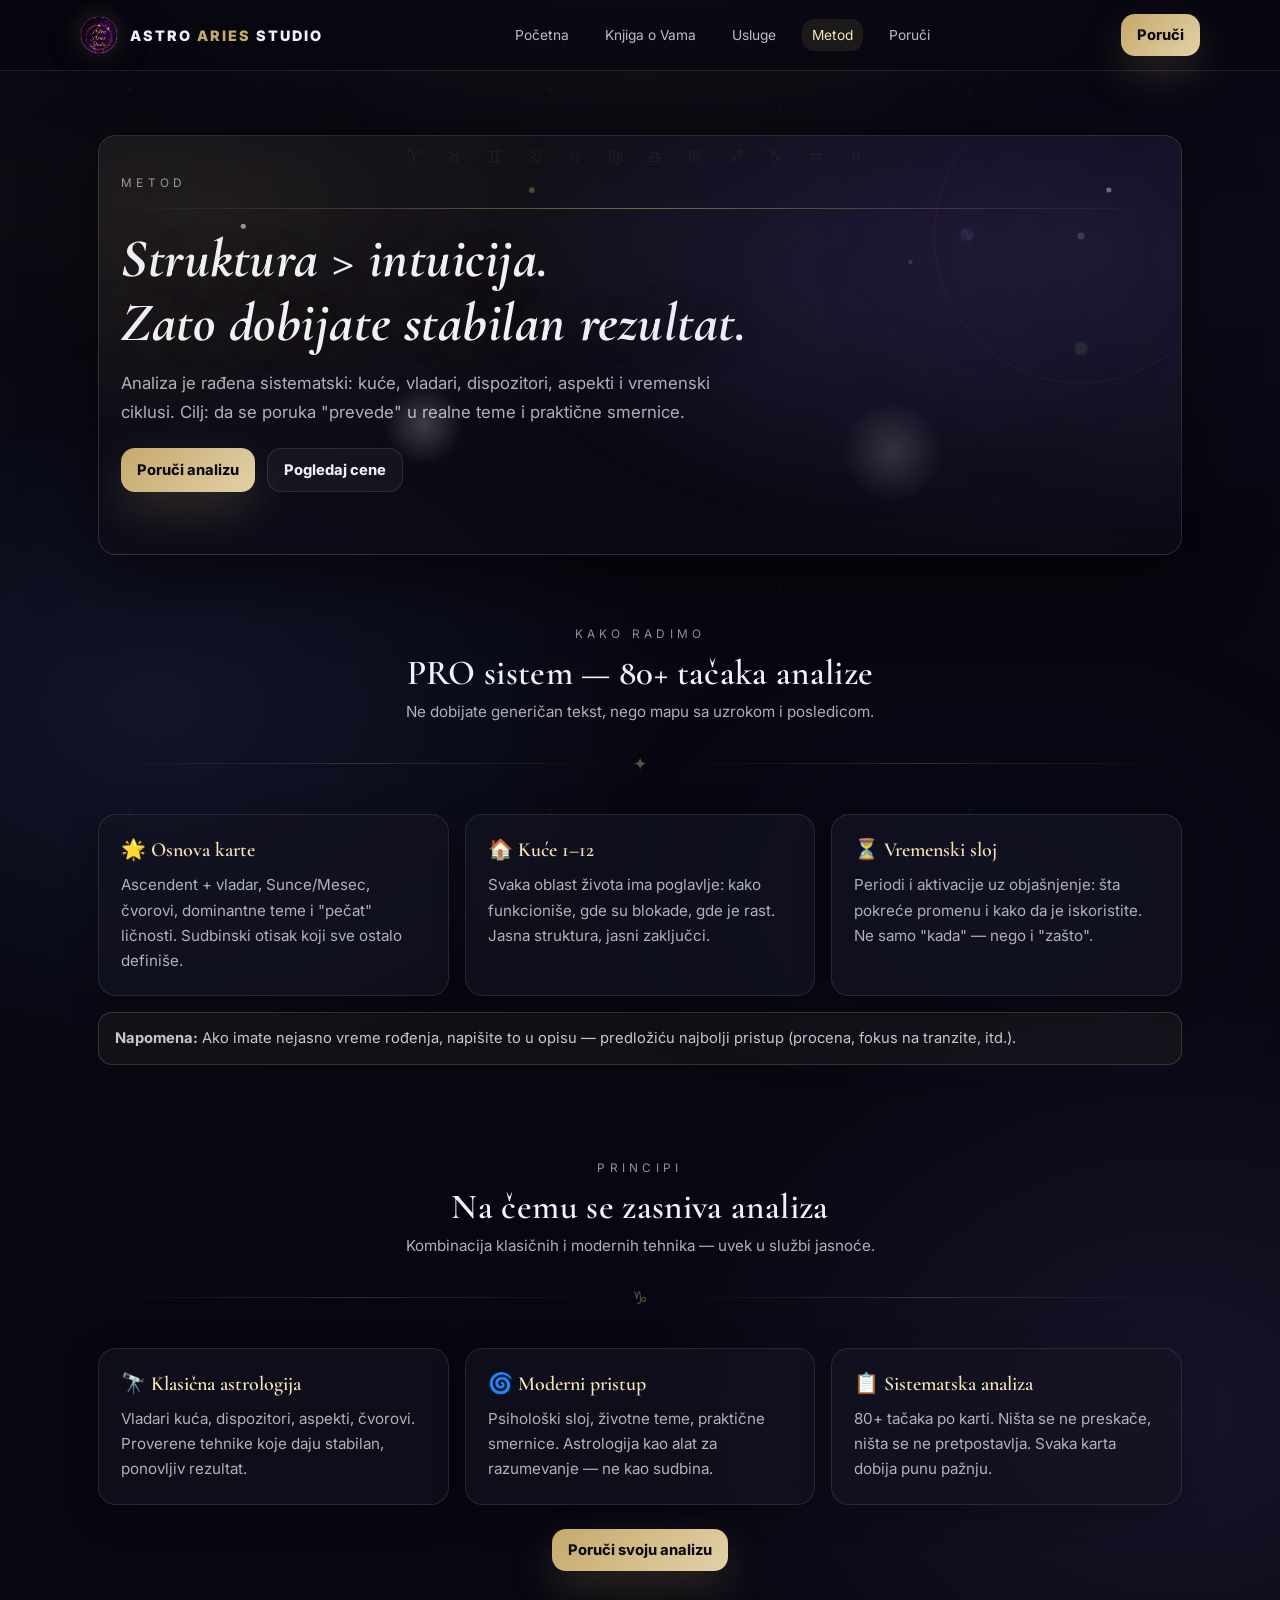
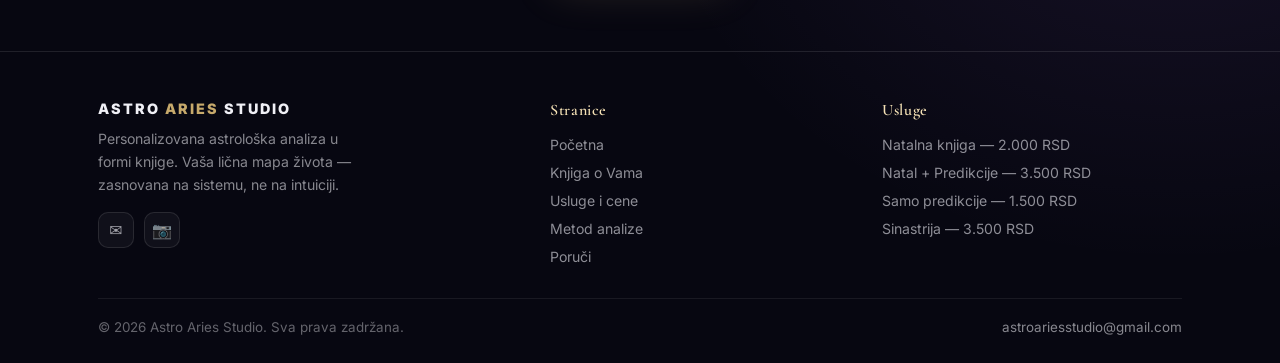
<file: metod.html>
<!DOCTYPE html>
<html lang="sr">
<head>
  <meta charset="UTF-8" />
  <meta name="viewport" content="width=device-width, initial-scale=1.0" />
  <title>Metod analize — Astro Aries Studio</title>
  <meta name="description" content="PRO sistem sa 80+ tačaka analize. Kuće, vladari, dispozitori, aspekti i vremenski ciklusi — struktura iznad intuicije." />
  <meta property="og:title" content="Metod analize — Astro Aries Studio" />
  <meta property="og:description" content="PRO sistem sa 80+ tačaka analize. Struktura iznad intuicije." />
  <meta property="og:url" content="https://astro-aries-studio.vercel.app/metod.html" />
  <meta property="og:image" content="https://astro-aries-studio.vercel.app/assets/logo.png" />
  <link rel="icon" type="image/svg+xml" href="data:image/svg+xml,<svg xmlns='http://www.w3.org/2000/svg' viewBox='0 0 100 100'><rect width='100' height='100' rx='20' fill='%23070711'/><text y='.9em' font-size='80' x='10'>♈</text></svg>" />
  <link rel="stylesheet" href="assets/style.css" />
</head>
<body>

<div class="shooting-star"></div>

<header>
  <div class="container nav">
    <a class="brand" href="index.html">
      <img src="assets/logo.png" alt="Astro Aries Studio logo" loading="lazy" />
      <div class="title">ASTRO <span>ARIES</span> STUDIO</div>
    </a>
    <nav class="navlinks">
      <a href="index.html">Početna</a>
      <a href="knjiga.html">Knjiga o Vama</a>
      <a href="usluge.html">Usluge</a>
      <a href="metod.html" class="active" aria-current="page">Metod</a>
      <a href="poruci.html">Poruči</a>
    </nav>
    <div class="cta">
      <a class="btn primary" href="poruci.html">Poruči</a>
    </div>
    <button class="hamburger" id="hamburger" aria-label="Otvori meni" aria-expanded="false">
      <span></span><span></span><span></span>
    </button>
  </div>
  <nav class="mobileNav" id="mobileNav">
    <a href="index.html">Početna</a>
    <a href="knjiga.html">Knjiga o Vama</a>
    <a href="usluge.html">Usluge</a>
    <a href="metod.html" class="active">Metod</a>
    <a href="poruci.html">Poruči</a>
    <div class="mobileCtaRow">
      <a class="btn primary" href="poruci.html" style="flex:1;justify-content:center">Poruči analizu</a>
    </div>
  </nav>
</header>

<main class="container">
  <section class="hero">
    <div class="heroCard">
      <svg class="sparkles" viewBox="0 0 600 240" xmlns="http://www.w3.org/2000/svg" aria-hidden="true">
        <defs><radialGradient id="sp" cx="50%" cy="50%" r="50%">
          <stop offset="0%" stop-color="rgba(255,255,255,.9)"/><stop offset="100%" stop-color="rgba(255,255,255,0)"/>
        </radialGradient></defs>
        <circle cx="80" cy="50" r="1.4" fill="rgba(255,255,255,.55)"/>
        <circle cx="240" cy="30" r="1.6" fill="rgba(198,169,107,.35)"/>
        <circle cx="450" cy="70" r="1.2" fill="rgba(160,120,255,.22)"/>
        <circle cx="560" cy="30" r="1.4" fill="rgba(255,255,255,.38)"/>
        <circle cx="180" cy="160" r="22" fill="url(#sp)" opacity=".22"/>
        <circle cx="440" cy="175" r="28" fill="url(#sp)" opacity=".16"/>
      </svg>
      <svg class="zodiacRing" viewBox="0 0 600 600" xmlns="http://www.w3.org/2000/svg" aria-hidden="true">
        <circle class="ringOuter" cx="300" cy="300" r="245" fill="none"/>
        <circle class="ringMid"   cx="300" cy="300" r="210" fill="none"/>
        <circle class="ringInner" cx="300" cy="300" r="175" fill="none"/>
        <g text-anchor="middle" dominant-baseline="middle" font-size="22">
          <text class="glyph" x="300" y="112">♈</text>
          <text class="glyph" x="492" y="300">♋</text>
          <text class="glyph" x="300" y="490">♎</text>
          <text class="glyph" x="110" y="300">♑</text>
        </g>
        <circle class="pulseStar" cx="300" cy="300" r="6" fill="rgba(245,226,182,.95)"/>
      </svg>

      <div class="kicker">METOD</div>
      <hr class="hr-astro" />
      <h1>Struktura &gt; intuicija.<br/><em>Zato dobijate stabilan rezultat.</em></h1>
      <p class="subhead">
        Analiza je rađena sistematski: kuće, vladari, dispozitori, aspekti i vremenski ciklusi.
        Cilj: da se poruka "prevede" u realne teme i praktične smernice.
      </p>
      <div class="heroActions" style="margin-top:18px">
        <a class="btn primary" href="poruci.html">Poruči analizu</a>
        <a class="btn" href="usluge.html">Pogledaj cene</a>
      </div>
    </div>
  </section>

  <section class="section">
    <div class="sectionTitle">
      <div class="kicker">KAKO RADIMO</div>
      <h2>PRO sistem — 80+ tačaka analize</h2>
      <p class="small">Ne dobijate generičan tekst, nego mapu sa uzrokom i posledicom.</p>
    </div>
    <div class="sectionDivider"><span>✦</span></div>

    <div class="grid">
      <div class="card">
        <h3>🌟 Osnova karte</h3>
        <p>Ascendent + vladar, Sunce/Mesec, čvorovi, dominantne teme i "pečat" ličnosti. Sudbinski otisak koji sve ostalo definiše.</p>
      </div>
      <div class="card">
        <h3>🏠 Kuće 1–12</h3>
        <p>Svaka oblast života ima poglavlje: kako funkcioniše, gde su blokade, gde je rast. Jasna struktura, jasni zaključci.</p>
      </div>
      <div class="card">
        <h3>⏳ Vremenski sloj</h3>
        <p>Periodi i aktivacije uz objašnjenje: šta pokreće promenu i kako da je iskoristite. Ne samo "kada" — nego i "zašto".</p>
      </div>
    </div>

    <div style="margin-top:16px" class="note">
      <b>Napomena:</b> Ako imate nejasno vreme rođenja, napišite to u opisu —
      predložiću najbolji pristup (procena, fokus na tranzite, itd.).
    </div>
  </section>

  <section class="section">
    <div class="sectionTitle">
      <div class="kicker">PRINCIPI</div>
      <h2>Na čemu se zasniva analiza</h2>
      <p class="small">Kombinacija klasičnih i modernih tehnika — uvek u službi jasnoće.</p>
    </div>
    <div class="sectionDivider"><span>♑</span></div>

    <div class="grid">
      <div class="card">
        <h3>🔭 Klasična astrologija</h3>
        <p>Vladari kuća, dispozitori, aspekti, čvorovi. Proverene tehnike koje daju stabilan, ponovljiv rezultat.</p>
      </div>
      <div class="card">
        <h3>🌀 Moderni pristup</h3>
        <p>Psihološki sloj, životne teme, praktične smernice. Astrologija kao alat za razumevanje — ne kao sudbina.</p>
      </div>
      <div class="card">
        <h3>📋 Sistematska analiza</h3>
        <p>80+ tačaka po karti. Ništa se ne preskače, ništa se ne pretpostavlja. Svaka karta dobija punu pažnju.</p>
      </div>
    </div>

    <div style="margin-top:24px; text-align:center">
      <a class="btn primary" href="poruci.html">Poruči svoju analizu</a>
    </div>
  </section>
</main>

<footer>
  <div class="container">
    <div class="footerGrid">
      <div class="footerBrand">
        <div class="title">ASTRO <span>ARIES</span> STUDIO</div>
        <p>Personalizovana astrološka analiza u formi knjige. Vaša lična mapa života — zasnovana na sistemu, ne na intuiciji.</p>
        <div class="socialLinks">
          <a class="socialLink" href="mailto:astroariesstudio@gmail.com" title="Email" aria-label="Email">✉</a>
          <a class="socialLink" href="https://instagram.com" target="_blank" rel="noopener" title="Instagram" aria-label="Instagram">📷</a>
        </div>
      </div>
      <div class="footerCol">
        <h5>Stranice</h5>
        <ul>
          <li><a href="index.html">Početna</a></li>
          <li><a href="knjiga.html">Knjiga o Vama</a></li>
          <li><a href="usluge.html">Usluge i cene</a></li>
          <li><a href="metod.html">Metod analize</a></li>
          <li><a href="poruci.html">Poruči</a></li>
        </ul>
      </div>
      <div class="footerCol">
        <h5>Usluge</h5>
        <ul>
          <li><a href="poruci.html">Natalna knjiga — 2.000 RSD</a></li>
          <li><a href="poruci.html">Natal + Predikcije — 3.500 RSD</a></li>
          <li><a href="poruci.html">Samo predikcije — 1.500 RSD</a></li>
          <li><a href="poruci.html">Sinastrija — 3.500 RSD</a></li>
        </ul>
      </div>
    </div>
    <div class="footerBottom">
      <div>© <span id="y"></span> Astro Aries Studio. Sva prava zadržana.</div>
      <div><a href="mailto:astroariesstudio@gmail.com">astroariesstudio@gmail.com</a></div>
    </div>
  </div>
</footer>

<button class="scrollTop" id="scrollTop" aria-label="Nazad na vrh">↑</button>
<div class="stickyMobileCta">
  <a class="btn primary" href="poruci.html">✦ Poruči svoju astro knjigu</a>
</div>

<script>
  document.getElementById("y").textContent = new Date().getFullYear();
  const hamburger = document.getElementById("hamburger");
  const mobileNav = document.getElementById("mobileNav");
  hamburger.addEventListener("click", () => {
    const open = mobileNav.classList.toggle("open");
    hamburger.classList.toggle("open", open);
    hamburger.setAttribute("aria-expanded", open);
  });
  mobileNav.querySelectorAll("a").forEach(a => a.addEventListener("click", () => {
    mobileNav.classList.remove("open"); hamburger.classList.remove("open");
    hamburger.setAttribute("aria-expanded","false");
  }));
  const scrollTopBtn = document.getElementById("scrollTop");
  window.addEventListener("scroll", () => scrollTopBtn.classList.toggle("visible", window.scrollY > 320));
  scrollTopBtn.addEventListener("click", () => window.scrollTo({ top: 0, behavior: "smooth" }));
</script>
</body>
</html>
</file>
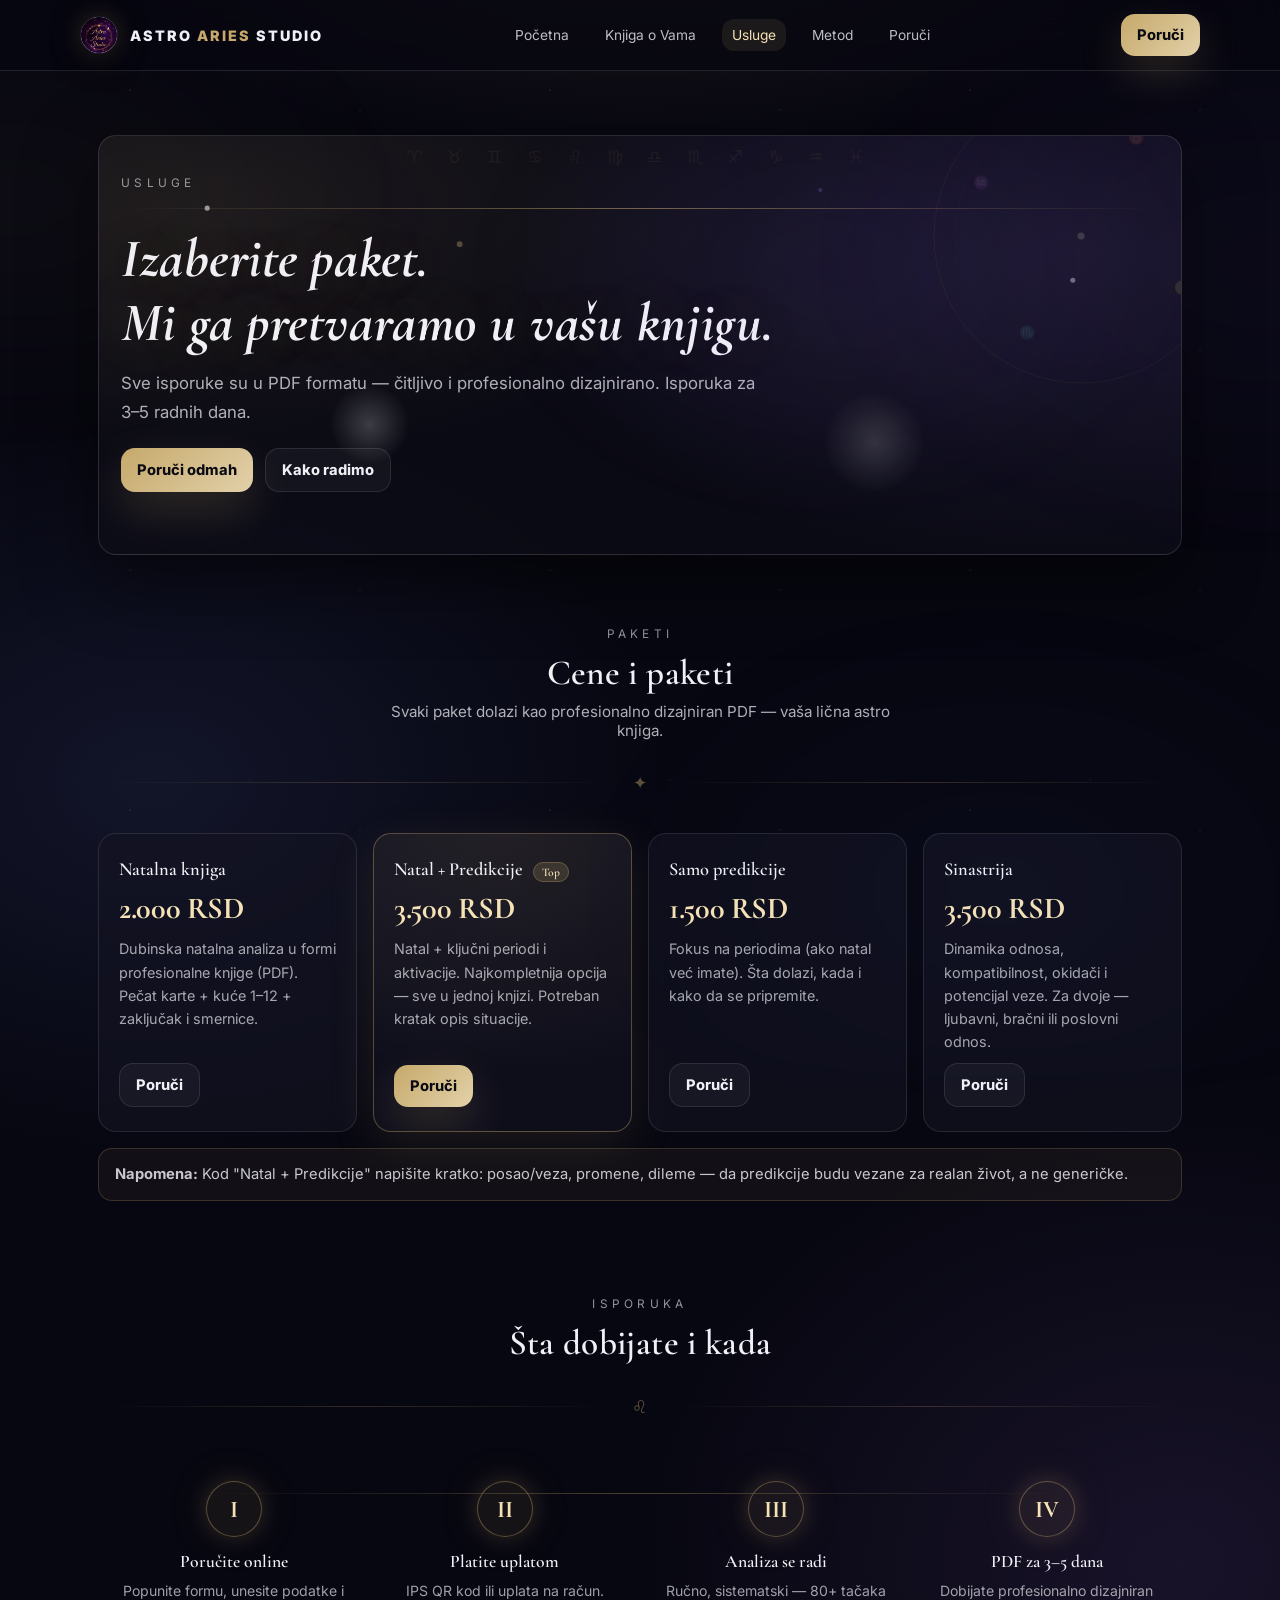
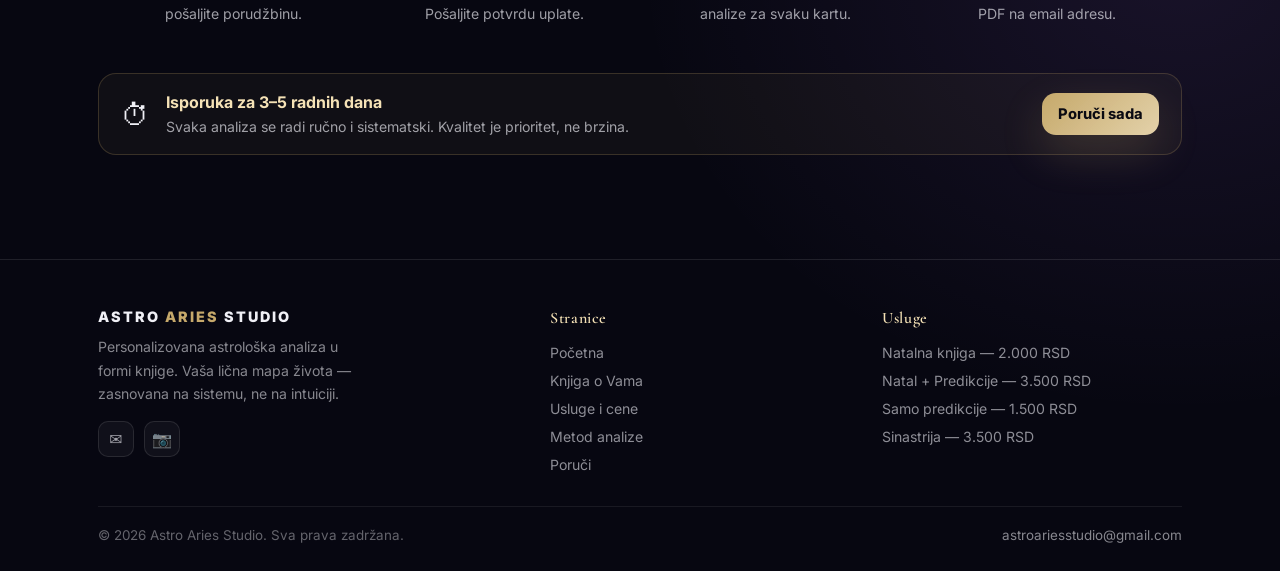
<file: usluge.html>
<!DOCTYPE html>
<html lang="sr">
<head>
  <meta charset="UTF-8" />
  <meta name="viewport" content="width=device-width, initial-scale=1.0" />
  <title>Usluge i cene — Astro Aries Studio</title>
  <meta name="description" content="Natalna knjiga, predikcije, sinastrija i mini-knjiga sa pitanjima. Profesionalni PDF izveštaji od 1.500 do 3.500 RSD." />
  <meta property="og:title" content="Usluge i cene — Astro Aries Studio" />
  <meta property="og:description" content="Natalna knjiga, predikcije, sinastrija. Profesionalni PDF izveštaji." />
  <meta property="og:url" content="https://astro-aries-studio.vercel.app/usluge.html" />
  <meta property="og:image" content="https://astro-aries-studio.vercel.app/assets/logo.png" />
  <link rel="icon" type="image/svg+xml" href="data:image/svg+xml,<svg xmlns='http://www.w3.org/2000/svg' viewBox='0 0 100 100'><rect width='100' height='100' rx='20' fill='%23070711'/><text y='.9em' font-size='80' x='10'>♈</text></svg>" />
  <link rel="stylesheet" href="assets/style.css" />
</head>
<body>

<div class="shooting-star"></div>

<header>
  <div class="container nav">
    <a class="brand" href="index.html">
      <img src="assets/logo.png" alt="Astro Aries Studio logo" loading="lazy" />
      <div class="title">ASTRO <span>ARIES</span> STUDIO</div>
    </a>
    <nav class="navlinks">
      <a href="index.html">Početna</a>
      <a href="knjiga.html">Knjiga o Vama</a>
      <a href="usluge.html" class="active" aria-current="page">Usluge</a>
      <a href="metod.html">Metod</a>
      <a href="poruci.html">Poruči</a>
    </nav>
    <div class="cta">
      <a class="btn primary" href="poruci.html">Poruči</a>
    </div>
    <button class="hamburger" id="hamburger" aria-label="Otvori meni" aria-expanded="false">
      <span></span><span></span><span></span>
    </button>
  </div>
  <nav class="mobileNav" id="mobileNav">
    <a href="index.html">Početna</a>
    <a href="knjiga.html">Knjiga o Vama</a>
    <a href="usluge.html" class="active">Usluge</a>
    <a href="metod.html">Metod</a>
    <a href="poruci.html">Poruči</a>
    <div class="mobileCtaRow">
      <a class="btn primary" href="poruci.html" style="flex:1;justify-content:center">Poruči analizu</a>
    </div>
  </nav>
</header>

<main class="container">
  <section class="hero">
    <div class="heroCard">
      <svg class="sparkles" viewBox="0 0 600 240" xmlns="http://www.w3.org/2000/svg" aria-hidden="true">
        <defs><radialGradient id="sp" cx="50%" cy="50%" r="50%">
          <stop offset="0%" stop-color="rgba(255,255,255,.9)"/><stop offset="100%" stop-color="rgba(255,255,255,0)"/>
        </radialGradient></defs>
        <circle cx="60" cy="40" r="1.4" fill="rgba(255,255,255,.55)"/>
        <circle cx="200" cy="60" r="1.6" fill="rgba(198,169,107,.35)"/>
        <circle cx="400" cy="30" r="1.2" fill="rgba(160,120,255,.22)"/>
        <circle cx="540" cy="80" r="1.4" fill="rgba(255,255,255,.38)"/>
        <circle cx="150" cy="160" r="22" fill="url(#sp)" opacity=".22"/>
        <circle cx="430" cy="170" r="28" fill="url(#sp)" opacity=".16"/>
      </svg>
      <svg class="zodiacRing" viewBox="0 0 600 600" xmlns="http://www.w3.org/2000/svg" aria-hidden="true">
        <circle class="ringOuter" cx="300" cy="300" r="245" fill="none"/>
        <circle class="ringMid"   cx="300" cy="300" r="210" fill="none"/>
        <circle class="ringInner" cx="300" cy="300" r="175" fill="none"/>
        <g text-anchor="middle" dominant-baseline="middle" font-size="22">
          <text class="glyph" x="392" y="138">♉</text>
          <text class="glyph" x="468" y="388">♌</text>
          <text class="glyph" x="210" y="464">♏</text>
          <text class="glyph" x="134" y="214">♒</text>
        </g>
        <circle class="pulseStar" cx="300" cy="300" r="6" fill="rgba(245,226,182,.95)"/>
      </svg>

      <div class="kicker">USLUGE</div>
      <hr class="hr-astro" />
      <h1>Izaberite paket.<br/><em>Mi ga pretvaramo u vašu knjigu.</em></h1>
      <p class="subhead">Sve isporuke su u PDF formatu — čitljivo i profesionalno dizajnirano. Isporuka za 3–5 radnih dana.</p>
      <div class="heroActions" style="margin-top:18px">
        <a class="btn primary" href="poruci.html">Poruči odmah</a>
        <a class="btn" href="metod.html">Kako radimo</a>
      </div>
    </div>
  </section>

  <section class="section">
    <div class="sectionTitle">
      <div class="kicker">PAKETI</div>
      <h2>Cene i paketi</h2>
      <p class="small">Svaki paket dolazi kao profesionalno dizajniran PDF — vaša lična astro knjiga.</p>
    </div>
    <div class="sectionDivider"><span>✦</span></div>

    <div class="pricing">
      <div class="price">
        <div class="name">Natalna knjiga</div>
        <div class="amount">2.000 RSD</div>
        <div class="desc">Dubinska natalna analiza u formi profesionalne knjige (PDF). Pečat karte + kuće 1–12 + zaključak i smernice.</div>
        <div class="actions"><a class="btn" href="poruci.html">Poruči</a></div>
      </div>
      <div class="price featured">
        <div class="name">Natal + Predikcije <span class="tag">Top</span></div>
        <div class="amount">3.500 RSD</div>
        <div class="desc">Natal + ključni periodi i aktivacije. Najkompletnija opcija — sve u jednoj knjizi. Potreban kratak opis situacije.</div>
        <div class="actions"><a class="btn primary" href="poruci.html">Poruči</a></div>
      </div>
      <div class="price">
        <div class="name">Samo predikcije</div>
        <div class="amount">1.500 RSD</div>
        <div class="desc">Fokus na periodima (ako natal već imate). Šta dolazi, kada i kako da se pripremite.</div>
        <div class="actions"><a class="btn" href="poruci.html">Poruči</a></div>
      </div>
      <div class="price">
        <div class="name">Sinastrija</div>
        <div class="amount">3.500 RSD</div>
        <div class="desc">Dinamika odnosa, kompatibilnost, okidači i potencijal veze. Za dvoje — ljubavni, bračni ili poslovni odnos.</div>
        <div class="actions"><a class="btn" href="poruci.html">Poruči</a></div>
      </div>
    </div>

    <div style="margin-top:16px" class="note">
      <b>Napomena:</b> Kod "Natal + Predikcije" napišite kratko: posao/veza, promene, dileme —
      da predikcije budu vezane za realan život, a ne generičke.
    </div>
  </section>

  <section class="section">
    <div class="sectionTitle">
      <div class="kicker">ISPORUKA</div>
      <h2>Šta dobijate i kada</h2>
    </div>
    <div class="sectionDivider"><span>♌</span></div>

    <div class="howSteps">
      <div class="howStep">
        <div class="stepNum">I</div>
        <h4>Poručite online</h4>
        <p>Popunite formu, unesite podatke i pošaljite porudžbinu.</p>
      </div>
      <div class="howStep">
        <div class="stepNum">II</div>
        <h4>Platite uplatom</h4>
        <p>IPS QR kod ili uplata na račun. Pošaljite potvrdu uplate.</p>
      </div>
      <div class="howStep">
        <div class="stepNum">III</div>
        <h4>Analiza se radi</h4>
        <p>Ručno, sistematski — 80+ tačaka analize za svaku kartu.</p>
      </div>
      <div class="howStep">
        <div class="stepNum">IV</div>
        <h4>PDF za 3–5 dana</h4>
        <p>Dobijate profesionalno dizajniran PDF na email adresu.</p>
      </div>
    </div>

    <div class="deliveryBanner" style="margin-top:24px">
      <div class="dIcon">⏱</div>
      <div class="dText">
        <strong>Isporuka za 3–5 radnih dana</strong>
        <span>Svaka analiza se radi ručno i sistematski. Kvalitet je prioritet, ne brzina.</span>
      </div>
      <a class="btn primary" href="poruci.html">Poruči sada</a>
    </div>
  </section>
</main>

<footer>
  <div class="container">
    <div class="footerGrid">
      <div class="footerBrand">
        <div class="title">ASTRO <span>ARIES</span> STUDIO</div>
        <p>Personalizovana astrološka analiza u formi knjige. Vaša lična mapa života — zasnovana na sistemu, ne na intuiciji.</p>
        <div class="socialLinks">
          <a class="socialLink" href="mailto:astroariesstudio@gmail.com" title="Email" aria-label="Email">✉</a>
          <a class="socialLink" href="https://instagram.com" target="_blank" rel="noopener" title="Instagram" aria-label="Instagram">📷</a>
        </div>
      </div>
      <div class="footerCol">
        <h5>Stranice</h5>
        <ul>
          <li><a href="index.html">Početna</a></li>
          <li><a href="knjiga.html">Knjiga o Vama</a></li>
          <li><a href="usluge.html">Usluge i cene</a></li>
          <li><a href="metod.html">Metod analize</a></li>
          <li><a href="poruci.html">Poruči</a></li>
        </ul>
      </div>
      <div class="footerCol">
        <h5>Usluge</h5>
        <ul>
          <li><a href="poruci.html">Natalna knjiga — 2.000 RSD</a></li>
          <li><a href="poruci.html">Natal + Predikcije — 3.500 RSD</a></li>
          <li><a href="poruci.html">Samo predikcije — 1.500 RSD</a></li>
          <li><a href="poruci.html">Sinastrija — 3.500 RSD</a></li>
        </ul>
      </div>
    </div>
    <div class="footerBottom">
      <div>© <span id="y"></span> Astro Aries Studio. Sva prava zadržana.</div>
      <div><a href="mailto:astroariesstudio@gmail.com">astroariesstudio@gmail.com</a></div>
    </div>
  </div>
</footer>

<button class="scrollTop" id="scrollTop" aria-label="Nazad na vrh">↑</button>
<div class="stickyMobileCta">
  <a class="btn primary" href="poruci.html">✦ Poruči svoju astro knjigu</a>
</div>

<script>
  document.getElementById("y").textContent = new Date().getFullYear();
  const hamburger = document.getElementById("hamburger");
  const mobileNav = document.getElementById("mobileNav");
  hamburger.addEventListener("click", () => {
    const open = mobileNav.classList.toggle("open");
    hamburger.classList.toggle("open", open);
    hamburger.setAttribute("aria-expanded", open);
  });
  mobileNav.querySelectorAll("a").forEach(a => a.addEventListener("click", () => {
    mobileNav.classList.remove("open"); hamburger.classList.remove("open");
    hamburger.setAttribute("aria-expanded","false");
  }));
  const scrollTopBtn = document.getElementById("scrollTop");
  window.addEventListener("scroll", () => scrollTopBtn.classList.toggle("visible", window.scrollY > 320));
  scrollTopBtn.addEventListener("click", () => window.scrollTo({ top: 0, behavior: "smooth" }));
</script>
</body>
</html>
</file>
<file: assets/style.css>
/* ============================================================
   ASTRO ARIES STUDIO — style.css  (enhanced)
   ============================================================ */

@import url('https://fonts.googleapis.com/css2?family=Cormorant+Garamond:ital,wght@0,400;0,600;0,700;1,400;1,600&family=Inter:wght@400;500;600;700;800;900&display=swap');

:root{
  --bg:#070711;
  --panel: rgba(14, 14, 24, .62);
  --panel2: rgba(20, 20, 34, .62);
  --text:#f0f0f6;
  --muted:#b7b7c6;

  --gold:#c6a96b;
  --gold2:#f5e2b6;

  --violet:#a27bff;
  --violet2:#6a5bff;

  --line: rgba(255,255,255,.10);
  --line2: rgba(198,169,107,.22);

  --shadow: 0 22px 70px rgba(0,0,0,.58);
  --radius: 18px;
  --max: 1120px;

  --glowGold: 0 0 22px rgba(198,169,107,.18), 0 0 48px rgba(198,169,107,.10);
  --glowViolet: 0 0 22px rgba(160,120,255,.16), 0 0 48px rgba(160,120,255,.10);

  --font-serif: 'Cormorant Garamond', Georgia, serif;
  --font-sans: 'Inter', ui-sans-serif, system-ui, -apple-system, Segoe UI, Roboto, Arial;
}

*{box-sizing:border-box}
html,body{margin:0;padding:0}
html{scroll-behavior:smooth}
body{
  font-family: var(--font-sans);
  color:var(--text);
  background:
    radial-gradient(1200px 700px at 50% -12%, rgba(198,169,107,.18), transparent 60%),
    radial-gradient(900px 650px at 12% 36%, rgba(120,140,255,.10), transparent 58%),
    radial-gradient(900px 750px at 92% 72%, rgba(180,120,255,.10), transparent 60%),
    var(--bg);
  overflow-x:hidden;
}

a{color:inherit;text-decoration:none}
.container{max-width:var(--max);margin:0 auto;padding:0 18px}
.small{font-size:.95rem;color:rgba(240,240,246,.72)}
.kicker{
  letter-spacing:.36em;
  font-size:.74rem;
  color:rgba(240,240,246,.60);
  text-transform:uppercase;
  font-family: var(--font-sans);
}

/* -------------------- Background: starfield + nebula motion -------------------- */
body::before{
  content:"";
  position:fixed; inset:0;
  pointer-events:none;
  opacity:.92;
  mix-blend-mode:screen;
  background:
    radial-gradient(1px 1px at 10px 20px, rgba(255,255,255,.55), transparent 60%),
    radial-gradient(1px 1px at 42px 78px, rgba(255,255,255,.35), transparent 60%),
    radial-gradient(1px 1px at 95px 140px, rgba(255,255,255,.32), transparent 60%),
    radial-gradient(2px 2px at 130px 90px, rgba(198,169,107,.22), transparent 60%),
    radial-gradient(1px 1px at 165px 30px, rgba(255,255,255,.25), transparent 60%),
    radial-gradient(1px 1px at 210px 120px, rgba(255,255,255,.22), transparent 60%),
    radial-gradient(2px 2px at 250px 60px, rgba(160,120,255,.16), transparent 60%),
    radial-gradient(1px 1px at 285px 150px, rgba(255,255,255,.20), transparent 60%),
    radial-gradient(1px 1px at 320px 40px, rgba(255,255,255,.18), transparent 60%),
    radial-gradient(2px 2px at 360px 110px, rgba(198,169,107,.16), transparent 60%);
  background-size: 420px 240px;
  filter: blur(.15px);
  animation: twinkle 6.6s ease-in-out infinite;
}
@keyframes twinkle{
  0%,100%{opacity:.72}
  50%{opacity:.96}
}

body::after{
  content:"";
  position:fixed; inset:-20%;
  pointer-events:none;
  opacity:.40;
  background:
    radial-gradient(700px 450px at 15% 30%, rgba(198,169,107,.10), transparent 60%),
    radial-gradient(800px 520px at 85% 35%, rgba(160,120,255,.10), transparent 62%),
    radial-gradient(760px 520px at 70% 85%, rgba(120,140,255,.08), transparent 62%);
  filter: blur(22px);
  animation: nebulaDrift 18s ease-in-out infinite;
}
@keyframes nebulaDrift{
  0%,100%{transform:translate(0,0) scale(1)}
  50%{transform:translate(-26px,14px) scale(1.03)}
}

/* shooting star */
.shooting-star{
  position:fixed;
  top:22%;
  left:-30%;
  width:280px;
  height:2px;
  background: linear-gradient(90deg, transparent, rgba(245,226,182,.85), transparent);
  opacity:0;
  pointer-events:none;
  filter: drop-shadow(0 0 12px rgba(198,169,107,.35));
  animation: shoot 12s linear infinite;
  z-index:2;
}
@keyframes shoot{
  0%,82%{transform:translateX(0) translateY(0) rotate(-12deg); opacity:0}
  83%{opacity:.95}
  88%{transform:translateX(160vw) translateY(28vh) rotate(-12deg); opacity:.95}
  89%,100%{opacity:0}
}

/* -------------------- Header / Nav -------------------- */
header{
  position:sticky; top:0; z-index:50;
  backdrop-filter: blur(16px);
  background: rgba(7,7,17,.68);
  border-bottom:1px solid var(--line);
}
.nav{
  display:flex; align-items:center; justify-content:space-between;
  padding:14px 0;
  gap:14px;
}
.brand{
  display:flex; align-items:center; gap:12px;
  flex-shrink:0;
}
.brand img{
  width:38px;height:38px;border-radius:50%;
  box-shadow: 0 10px 30px rgba(0,0,0,.40), var(--glowGold);
  border:1px solid rgba(255,255,255,.10);
}
.brand .title{
  font-weight:850;
  letter-spacing:.14em;
  font-size:.90rem;
  font-family: var(--font-sans);
}
.brand .title span{color:var(--gold)}
.navlinks{
  display:flex; gap:16px; flex-wrap:wrap; justify-content:center;
}
.navlinks a{
  font-size:.86rem;
  color:rgba(240,240,246,.78);
  padding:8px 10px;
  border-radius:12px;
  transition:.2s ease;
}
.navlinks a:hover{
  background:rgba(255,255,255,.06);
  color:var(--text);
}
.navlinks a.active{
  color: var(--gold2);
  background: rgba(198,169,107,.10);
  border-radius:12px;
}
.cta{display:flex; gap:10px; align-items:center}

/* Hamburger */
.hamburger{
  display:none;
  flex-direction:column;
  justify-content:center;
  gap:5px;
  width:40px; height:40px;
  background:rgba(255,255,255,.04);
  border:1px solid var(--line);
  border-radius:12px;
  cursor:pointer;
  padding:8px;
  flex-shrink:0;
}
.hamburger span{
  display:block;
  height:2px;
  background:var(--text);
  border-radius:2px;
  transition:.25s ease;
}
.hamburger.open span:nth-child(1){transform:translateY(7px) rotate(45deg)}
.hamburger.open span:nth-child(2){opacity:0; transform:scaleX(0)}
.hamburger.open span:nth-child(3){transform:translateY(-7px) rotate(-45deg)}

/* Mobile nav drawer */
.mobileNav{
  display:none;
  flex-direction:column;
  gap:4px;
  padding:12px 18px 16px;
  border-top:1px solid var(--line);
  background: rgba(7,7,17,.92);
  backdrop-filter:blur(16px);
}
.mobileNav.open{display:flex}
.mobileNav a{
  font-size:.95rem;
  color:rgba(240,240,246,.82);
  padding:10px 14px;
  border-radius:12px;
  transition:.18s ease;
}
.mobileNav a:hover{background:rgba(255,255,255,.06); color:var(--text)}
.mobileNav a.active{color:var(--gold2); background:rgba(198,169,107,.10)}
.mobileNav .mobileCtaRow{
  display:flex; gap:10px; margin-top:8px; flex-wrap:wrap;
}

.btn{
  display:inline-flex; align-items:center; justify-content:center;
  padding:12px 16px;
  border-radius:14px;
  border:1px solid var(--line);
  background:rgba(255,255,255,.04);
  font-weight:750;
  font-size:.92rem;
  transition:.22s ease;
  position:relative;
  overflow:hidden;
  cursor:pointer;
  font-family: var(--font-sans);
}
.btn.primary{
  background: linear-gradient(135deg, rgba(198,169,107,1), rgba(245,226,182,.92));
  color:#0a0a12;
  border:none;
  box-shadow: 0 18px 44px rgba(198,169,107,.20);
}
.btn:hover{transform:translateY(-1px)}
.btn::after{
  content:"";
  position:absolute; inset:-60%;
  background:
    radial-gradient(circle at 30% 30%, rgba(255,255,255,.22), transparent 52%),
    radial-gradient(circle at 75% 70%, rgba(198,169,107,.18), transparent 60%);
  opacity:0;
  transition:.22s ease;
}
.btn:hover::after{opacity:1}

/* -------------------- Hero -------------------- */
.hero{padding:64px 0 24px; position:relative}
.heroCard{
  position:relative;
  border:1px solid rgba(255,255,255,.12);
  background:
    radial-gradient(900px 420px at 10% 18%, rgba(198,169,107,.10), transparent 60%),
    radial-gradient(900px 520px at 90% 28%, rgba(160,120,255,.10), transparent 62%),
    var(--panel);
  border-radius: var(--radius);
  box-shadow: var(--shadow);
  padding:40px 22px;
  overflow:hidden;
  animation: floaty 10s ease-in-out infinite;
}
.heroCard::before{
  content:"♈ ♉ ♊ ♋ ♌ ♍ ♎ ♏ ♐ ♑ ♒ ♓";
  position:absolute; top:0; left:0; right:0;
  font-size:1.1rem;
  letter-spacing:.55em;
  color:rgba(198,169,107,.08);
  text-align:center;
  padding:10px 0;
  pointer-events:none;
  white-space:nowrap;
  overflow:hidden;
}
.heroCard::after{
  content:"";
  position:absolute; inset:-40%;
  background:
    radial-gradient(600px 400px at 60% 40%, rgba(160,120,255,.07), transparent 60%);
  filter:blur(30px);
  pointer-events:none;
  animation: nebulaDrift 14s ease-in-out infinite reverse;
}
h1{
  font-family: var(--font-serif);
  font-size: clamp(2rem, 5vw, 3.4rem);
  font-weight:700;
  line-height:1.18;
  letter-spacing:.01em;
  margin:16px 0 14px;
  text-shadow:
    0 0 60px rgba(198,169,107,.22),
    0 0 120px rgba(160,120,255,.14);
  font-style:italic;
}
h2{
  font-family: var(--font-serif);
  font-size: clamp(1.5rem, 3.5vw, 2.2rem);
  font-weight:600;
  letter-spacing:.01em;
}
h3{
  font-family: var(--font-serif);
  font-size:1.25rem;
  font-weight:600;
}
.subhead{
  font-size:1.05rem;
  color:rgba(240,240,246,.72);
  max-width:640px;
  line-height:1.7;
  margin:0 0 22px;
}
.hr-astro{
  border:none;
  height:1px;
  background: linear-gradient(90deg, transparent, var(--gold), transparent);
  margin:18px 0;
  opacity:.55;
}
.sparkles{
  position:absolute; top:0; left:0; right:0;
  width:100%; height:auto;
  pointer-events:none;
  mix-blend-mode:screen;
  animation: sparklePulse 5s ease-in-out infinite;
}
@keyframes floaty{
  0%,100%{transform:translateY(0)}
  50%{transform:translateY(-6px)}
}
@keyframes sparklePulse{
  0%,100%{opacity:.7}
  50%{opacity:1}
}

/* Zodiac ring */
.zodiacRing{
  position:absolute;
  right:-80px; top:-80px;
  width:360px; height:360px;
  opacity:.18;
  pointer-events:none;
  filter: drop-shadow(0 0 18px rgba(198,169,107,.22));
  animation: spinSlow 80s linear infinite;
}
@keyframes spinSlow{
  from{transform:rotate(0deg)}
  to{transform:rotate(360deg)}
}
@keyframes pulseStar{
  0%,100%{opacity:.7; r:6}
  50%{opacity:1; r:9}
}
.ringOuter{stroke:rgba(198,169,107,.55); stroke-width:1.2}
.ringMid{stroke:rgba(198,169,107,.35); stroke-width:.8}
.ringInner{stroke:rgba(198,169,107,.22); stroke-width:.6}
.tick{stroke:rgba(198,169,107,.55); stroke-width:1.4; stroke-linecap:round}
.tickSmall{stroke:rgba(198,169,107,.30); stroke-width:.8; stroke-linecap:round}
.dot{fill:rgba(255,255,255,.55)}
.goldDot{fill:rgba(198,169,107,.75)}
.glyph{fill:rgba(198,169,107,.65); font-family:serif}
.pulseStar{animation: pulseStar 3s ease-in-out infinite}

/* Hero actions + badges */
.heroActions{
  display:flex; gap:12px; flex-wrap:wrap;
  margin-bottom:22px;
}
.badges{
  display:flex; gap:10px; flex-wrap:wrap;
  margin-top:10px;
}
.badge{
  font-size:.84rem;
  color:rgba(240,240,246,.72);
  background:rgba(255,255,255,.04);
  border:1px solid rgba(255,255,255,.10);
  border-radius:999px;
  padding:6px 14px;
}

/* -------------------- Sections -------------------- */
.section{padding:48px 0}

.sectionTitle{
  text-align:center;
  margin-bottom:32px;
}
.sectionTitle h2{margin:10px 0 8px}
.sectionTitle .small{max-width:520px; margin:0 auto}

/* Section divider */
.sectionDivider{
  display:flex; align-items:center; gap:16px;
  margin:0 0 40px;
  opacity:.45;
}
.sectionDivider::before,.sectionDivider::after{
  content:"";
  flex:1;
  height:1px;
  background: linear-gradient(90deg, transparent, rgba(198,169,107,.5), transparent);
}
.sectionDivider span{
  font-size:1.1rem;
  color:var(--gold);
  white-space:nowrap;
}

/* -------------------- Cards -------------------- */
.grid{
  display:grid;
  grid-template-columns: repeat(auto-fit, minmax(260px, 1fr));
  gap:16px;
}
.card{
  border:1px solid rgba(255,255,255,.10);
  background: var(--panel2);
  border-radius: var(--radius);
  padding:22px;
  box-shadow: 0 8px 32px rgba(0,0,0,.28);
  transition:.25s ease;
  position:relative;
  overflow:hidden;
}
.card::before{
  content:"";
  position:absolute; inset:0;
  background: radial-gradient(400px 300px at 50% 0%, rgba(198,169,107,.06), transparent 70%);
  opacity:0;
  transition:.25s ease;
  pointer-events:none;
}
.card:hover{
  transform:translateY(-4px);
  border-color: rgba(198,169,107,.28);
  box-shadow: 0 16px 48px rgba(0,0,0,.38), var(--glowGold);
}
.card:hover::before{opacity:1}
.card h3{margin:0 0 10px; color:var(--gold2)}
.card p{margin:0; color:rgba(240,240,246,.72); line-height:1.65; font-size:.95rem}
.tag{
  font-size:.72rem;
  background: rgba(198,169,107,.18);
  color:var(--gold2);
  border:1px solid rgba(198,169,107,.30);
  border-radius:999px;
  padding:2px 8px;
  vertical-align:middle;
  margin-left:6px;
}

/* -------------------- Pricing -------------------- */
.pricing{
  display:grid;
  grid-template-columns: repeat(auto-fit, minmax(220px, 1fr));
  gap:16px;
}
.price{
  border:1px solid rgba(255,255,255,.10);
  background: var(--panel2);
  border-radius: var(--radius);
  padding:24px 20px;
  display:flex; flex-direction:column; gap:10px;
  transition:.25s ease;
  position:relative;
  overflow:hidden;
}
.price::before{
  content:"";
  position:absolute; inset:0;
  background: radial-gradient(400px 300px at 50% 0%, rgba(198,169,107,.06), transparent 70%);
  opacity:0;
  transition:.25s ease;
  pointer-events:none;
}
.price:hover{
  transform:translateY(-4px);
  border-color: rgba(198,169,107,.28);
  box-shadow: 0 16px 48px rgba(0,0,0,.38), var(--glowGold);
}
.price:hover::before{opacity:1}
.price.featured{
  border-color: rgba(198,169,107,.38);
  background:
    radial-gradient(600px 400px at 50% 0%, rgba(198,169,107,.10), transparent 60%),
    var(--panel2);
  box-shadow: 0 12px 48px rgba(198,169,107,.12);
}
.price .name{
  font-family: var(--font-serif);
  font-size:1.15rem;
  font-weight:600;
  color:var(--text);
}
.price .amount{
  font-family: var(--font-serif);
  font-size:1.9rem;
  font-weight:700;
  color:var(--gold2);
  letter-spacing:-.01em;
}
.price .desc{
  font-size:.9rem;
  color:rgba(240,240,246,.68);
  line-height:1.6;
  flex:1;
}
.price .actions{margin-top:auto}
.note{
  border:1px solid rgba(198,169,107,.22);
  background: rgba(198,169,107,.06);
  border-radius:14px;
  padding:14px 16px;
  font-size:.92rem;
  color:rgba(240,240,246,.82);
  line-height:1.6;
}

/* -------------------- How it works -------------------- */
.howSteps{
  display:grid;
  grid-template-columns: repeat(auto-fit, minmax(200px, 1fr));
  gap:0;
  position:relative;
}
.howSteps::before{
  content:"";
  position:absolute;
  top:36px; left:10%; right:10%;
  height:1px;
  background: linear-gradient(90deg, transparent, rgba(198,169,107,.35), transparent);
  pointer-events:none;
}
.howStep{
  display:flex; flex-direction:column; align-items:center;
  text-align:center;
  padding:24px 16px;
  position:relative;
}
.howStep .stepNum{
  width:56px; height:56px;
  border-radius:50%;
  border:1px solid rgba(198,169,107,.40);
  background: rgba(198,169,107,.08);
  display:flex; align-items:center; justify-content:center;
  font-family: var(--font-serif);
  font-size:1.5rem;
  font-weight:700;
  color:var(--gold2);
  margin-bottom:14px;
  box-shadow: var(--glowGold);
  position:relative;
  z-index:1;
}
.howStep h4{
  font-family: var(--font-serif);
  font-size:1.1rem;
  font-weight:600;
  margin:0 0 8px;
  color:var(--text);
}
.howStep p{
  font-size:.88rem;
  color:rgba(240,240,246,.65);
  line-height:1.6;
  margin:0;
}

/* -------------------- Stats / Trust -------------------- */
.statsRow{
  display:flex; gap:0; flex-wrap:wrap;
  border:1px solid rgba(255,255,255,.10);
  border-radius: var(--radius);
  background: var(--panel2);
  overflow:hidden;
  margin:32px 0;
}
.statItem{
  flex:1; min-width:140px;
  padding:24px 20px;
  text-align:center;
  border-right:1px solid rgba(255,255,255,.08);
  position:relative;
}
.statItem:last-child{border-right:none}
.statItem .statNum{
  font-family: var(--font-serif);
  font-size:2.2rem;
  font-weight:700;
  color:var(--gold2);
  display:block;
  line-height:1;
  margin-bottom:6px;
}
.statItem .statLabel{
  font-size:.82rem;
  color:rgba(240,240,246,.60);
  text-transform:uppercase;
  letter-spacing:.08em;
}

/* -------------------- Testimonials -------------------- */
.testimonials{
  display:grid;
  grid-template-columns: repeat(auto-fit, minmax(280px, 1fr));
  gap:16px;
}
.testimonial{
  border:1px solid rgba(255,255,255,.10);
  background: var(--panel2);
  border-radius: var(--radius);
  padding:24px;
  position:relative;
  transition:.25s ease;
}
.testimonial::before{
  content:"\201C";
  position:absolute;
  top:12px; left:20px;
  font-family: var(--font-serif);
  font-size:4rem;
  color:rgba(198,169,107,.18);
  line-height:1;
  pointer-events:none;
}
.testimonial:hover{
  border-color:rgba(198,169,107,.22);
  transform:translateY(-3px);
}
.testimonial .tStars{
  color:var(--gold);
  font-size:1rem;
  margin-bottom:12px;
  letter-spacing:.1em;
}
.testimonial .tText{
  font-family: var(--font-serif);
  font-size:1.05rem;
  font-style:italic;
  color:rgba(240,240,246,.85);
  line-height:1.7;
  margin-bottom:16px;
}
.testimonial .tAuthor{
  font-size:.84rem;
  color:rgba(240,240,246,.55);
  display:flex; align-items:center; gap:8px;
}
.testimonial .tAuthor::before{
  content:"";
  display:inline-block;
  width:20px; height:1px;
  background:rgba(198,169,107,.45);
}

/* -------------------- Delivery info -------------------- */
.deliveryBanner{
  display:flex; align-items:center; gap:16px; flex-wrap:wrap;
  border:1px solid rgba(198,169,107,.22);
  background: rgba(198,169,107,.05);
  border-radius: var(--radius);
  padding:18px 22px;
  margin:24px 0;
}
.deliveryBanner .dIcon{
  font-size:1.8rem;
  flex-shrink:0;
}
.deliveryBanner .dText{
  flex:1;
}
.deliveryBanner .dText strong{
  display:block;
  color:var(--gold2);
  font-size:1rem;
  margin-bottom:4px;
}
.deliveryBanner .dText span{
  font-size:.88rem;
  color:rgba(240,240,246,.65);
}

/* -------------------- Footer -------------------- */
footer{
  border-top:1px solid var(--line);
  padding:48px 0 28px;
  margin-top:32px;
}
.footerGrid{
  display:grid;
  grid-template-columns: 1.4fr 1fr 1fr;
  gap:32px;
  margin-bottom:32px;
}
.footerBrand .title{
  font-weight:850;
  letter-spacing:.14em;
  font-size:.90rem;
  margin-bottom:10px;
}
.footerBrand .title span{color:var(--gold)}
.footerBrand p{
  font-size:.88rem;
  color:rgba(240,240,246,.55);
  line-height:1.65;
  max-width:260px;
  margin:0 0 16px;
}
.footerCol h5{
  font-family: var(--font-serif);
  font-size:1rem;
  font-weight:600;
  color:var(--gold2);
  margin:0 0 14px;
  letter-spacing:.04em;
}
.footerCol ul{
  list-style:none;
  margin:0; padding:0;
  display:flex; flex-direction:column; gap:8px;
}
.footerCol ul li a{
  font-size:.88rem;
  color:rgba(240,240,246,.58);
  transition:.18s ease;
}
.footerCol ul li a:hover{color:var(--gold2)}
.footerBottom{
  display:flex; justify-content:space-between; align-items:center;
  gap:12px; flex-wrap:wrap;
  padding-top:20px;
  border-top:1px solid rgba(255,255,255,.07);
  font-size:.84rem;
  color:rgba(240,240,246,.40);
}
.footerBottom a{color:rgba(240,240,246,.55); transition:.18s ease}
.footerBottom a:hover{color:var(--gold2)}
.socialLinks{
  display:flex; gap:10px;
}
.socialLink{
  width:36px; height:36px;
  border-radius:10px;
  border:1px solid rgba(255,255,255,.10);
  background:rgba(255,255,255,.04);
  display:flex; align-items:center; justify-content:center;
  font-size:1rem;
  transition:.2s ease;
  color:rgba(240,240,246,.65);
}
.socialLink:hover{
  border-color:rgba(198,169,107,.35);
  background:rgba(198,169,107,.08);
  color:var(--gold2);
}

/* -------------------- Scroll to top -------------------- */
.scrollTop{
  position:fixed;
  bottom:24px; right:24px;
  width:44px; height:44px;
  border-radius:14px;
  border:1px solid rgba(198,169,107,.30);
  background: rgba(7,7,17,.80);
  backdrop-filter:blur(12px);
  display:flex; align-items:center; justify-content:center;
  font-size:1.1rem;
  color:var(--gold2);
  cursor:pointer;
  opacity:0;
  transform:translateY(12px);
  transition:.3s ease;
  z-index:40;
  box-shadow: var(--glowGold);
}
.scrollTop.visible{
  opacity:1;
  transform:translateY(0);
}
.scrollTop:hover{
  background: rgba(198,169,107,.15);
  transform:translateY(-2px);
}

/* -------------------- Sticky mobile CTA -------------------- */
.stickyMobileCta{
  display:none;
  position:fixed;
  bottom:0; left:0; right:0;
  padding:12px 18px;
  background: rgba(7,7,17,.92);
  backdrop-filter:blur(16px);
  border-top:1px solid rgba(198,169,107,.20);
  z-index:45;
}
.stickyMobileCta .btn{width:100%; justify-content:center; font-size:1rem; padding:14px}

/* -------------------- Form PRO -------------------- */
.formWrap{
  display:grid;
  grid-template-columns: 1.35fr .85fr;
  gap:16px;
  align-items:start;
}
@media (max-width: 980px){
  .formWrap{grid-template-columns:1fr}
}

.formTitle{
  display:flex; align-items:flex-end; justify-content:space-between;
  gap:10px; flex-wrap:wrap;
}

.steps{
  display:flex; gap:10px; flex-wrap:wrap;
}
.stepPill{
  border:1px solid rgba(255,255,255,.14);
  background:rgba(255,255,255,.04);
  border-radius:999px;
  padding:8px 12px;
  font-size:.84rem;
  color:rgba(240,240,246,.80);
}
.stepPill.active{
  border-color: rgba(198,169,107,.42);
  box-shadow: var(--glowGold);
  color: rgba(240,240,246,.92);
}

.fieldset{
  border:1px solid rgba(255,255,255,.12);
  background: var(--panel2);
  border-radius: var(--radius);
  padding:16px;
}
.fieldset + .fieldset{margin-top:12px}
.legend{
  display:flex; align-items:center; justify-content:space-between; gap:10px; flex-wrap:wrap;
  margin-bottom:10px;
}
.legend b{font-size:1.05rem}
.legend .hint{font-size:.9rem;color:rgba(240,240,246,.72)}

.row{
  display:grid;
  grid-template-columns: 1fr 1fr;
  gap:10px;
}
@media (max-width: 680px){
  .row{grid-template-columns:1fr}
}
label{
  display:block;
  font-size:.86rem;
  color:rgba(240,240,246,.78);
  margin:0 0 6px;
}
input[type="text"], input[type="email"], input[type="tel"], textarea, select{
  width:100%;
  border:1px solid rgba(255,255,255,.14);
  background: rgba(255,255,255,.04);
  color:var(--text);
  border-radius: 14px;
  padding:12px 12px;
  outline:none;
  transition:.2s ease;
  font-family: var(--font-sans);
}
textarea{min-height:110px; resize:vertical}
input:focus, textarea:focus, select:focus{
  border-color: rgba(198,169,107,.45);
  box-shadow: 0 0 0 3px rgba(198,169,107,.10);
}

.radioGrid{
  display:grid;
  grid-template-columns:1fr 1fr;
  gap:10px;
}
@media (max-width: 680px){
  .radioGrid{grid-template-columns:1fr}
}

.radioCard{
  border:1px solid rgba(255,255,255,.12);
  background: rgba(255,255,255,.03);
  border-radius:16px;
  padding:14px;
  cursor:pointer;
  transition:.2s ease;
  position:relative;
}
.radioCard:hover{border-color:rgba(198,169,107,.28); background:rgba(198,169,107,.04)}
.radioCard.active{
  border-color:rgba(198,169,107,.50);
  background:rgba(198,169,107,.08);
  box-shadow: 0 0 0 3px rgba(198,169,107,.10);
}
.radioCard input[type="radio"]{
  position:absolute; opacity:0; width:0; height:0;
}
.radioTop{display:flex; align-items:center; justify-content:space-between; gap:8px; margin-bottom:6px}
.radioName{font-weight:700; font-size:.95rem}
.badgeGold{
  font-size:.72rem;
  background: rgba(198,169,107,.18);
  color:var(--gold2);
  border:1px solid rgba(198,169,107,.30);
  border-radius:999px;
  padding:2px 8px;
}
.radioDesc{font-size:.84rem; color:rgba(240,240,246,.65); line-height:1.5; margin-bottom:8px}
.radioPrice{font-weight:800; color:var(--gold2); font-size:1.05rem}

.toggleRow{
  display:flex; align-items:center; justify-content:space-between; gap:12px;
  padding:12px 0;
}
.switch{
  width:44px; height:24px;
  border-radius:999px;
  background:rgba(255,255,255,.12);
  border:1px solid rgba(255,255,255,.14);
  position:relative;
  cursor:pointer;
  transition:.2s ease;
  flex-shrink:0;
}
.switch::after{
  content:"";
  position:absolute;
  top:3px; left:3px;
  width:16px; height:16px;
  border-radius:50%;
  background:rgba(240,240,246,.70);
  transition:.2s ease;
}
.switch.on{
  background:rgba(198,169,107,.35);
  border-color:rgba(198,169,107,.50);
  box-shadow: var(--glowGold);
}
.switch.on::after{
  left:calc(100% - 19px);
  background:var(--gold2);
}
.inlineNote{
  border:1px solid rgba(198,169,107,.22);
  background: rgba(198,169,107,.05);
  border-radius:14px;
  padding:12px 14px;
  font-size:.88rem;
  color:rgba(240,240,246,.78);
  line-height:1.6;
}

/* -------------------- Summary -------------------- */
.summary{
  position:sticky;
  top:80px;
}
.sumBox{
  border:1px solid rgba(198,169,107,.22);
  background:
    radial-gradient(400px 300px at 50% 0%, rgba(198,169,107,.07), transparent 60%),
    var(--panel2);
  border-radius: var(--radius);
  padding:18px;
  box-shadow: 0 12px 40px rgba(0,0,0,.30);
  backdrop-filter:blur(8px);
}
.sumTitle{
  display:flex; align-items:center; gap:10px;
  margin-bottom:14px;
  font-weight:800;
  font-family: var(--font-serif);
  font-size:1.1rem;
}
.sumLine{
  display:flex; justify-content:space-between; gap:10px;
  font-size:.9rem;
  color:rgba(240,240,246,.72);
  padding:6px 0;
  border-bottom:1px solid rgba(255,255,255,.06);
}
.sumLine:last-of-type{border-bottom:none}
.total{
  margin-top:14px;
  padding:14px;
  border-radius:14px;
  border:1px solid rgba(198,169,107,.30);
  background: rgba(198,169,107,.08);
  display:flex; justify-content:space-between; align-items:center;
  font-weight:800;
  color:var(--gold2);
  font-family: var(--font-serif);
  font-size:1.15rem;
}
.actionsRow{
  display:flex; gap:10px; flex-wrap:wrap;
  margin-top:12px;
}
.actionsRow .btn{flex:1; justify-content:center}

/* -------------------- Modals -------------------- */
.modalOverlay{
  position:fixed; inset:0;
  background: rgba(0,0,0,.62);
  display:none;
  align-items:center;
  justify-content:center;
  padding:18px;
  z-index:120;
}
.modalOverlay.show{display:flex}
.modal{
  width:min(1120px, 100%);
  max-height: 92vh;
  overflow:hidden;
  border-radius: 22px;
  border:1px solid rgba(255,255,255,.12);
  background:
    radial-gradient(900px 520px at 15% 25%, rgba(198,169,107,.10), transparent 62%),
    radial-gradient(900px 520px at 85% 30%, rgba(160,120,255,.10), transparent 62%),
    rgba(10,10,20,.92);
  box-shadow: 0 30px 120px rgba(0,0,0,.70);
  backdrop-filter: blur(16px);
}
.modalHeader{
  display:flex; align-items:center; justify-content:space-between; gap:10px;
  padding:14px 16px;
  border-bottom:1px solid rgba(255,255,255,.10);
}
.modalTitle{font-weight:950; font-family: var(--font-serif); font-size:1.1rem}
.modalClose{
  display:inline-flex; align-items:center; justify-content:center;
  width:42px; height:42px;
  border-radius:14px;
  border:1px solid rgba(255,255,255,.12);
  background: rgba(255,255,255,.04);
  cursor:pointer;
  color:var(--text);
  font-size:1rem;
}
.modalBody{
  display:grid;
  grid-template-columns: 320px 1fr;
  gap:12px;
  padding:14px;
  height: calc(92vh - 64px);
}
@media (max-width: 980px){
  .modalBody{grid-template-columns:1fr; height:auto; max-height: calc(92vh - 64px); overflow:auto}
}
.bookSide, .bookMain{
  border:1px solid rgba(255,255,255,.12);
  background: rgba(255,255,255,.03);
  border-radius:18px;
  padding:12px;
  overflow:auto;
}
.chipRow{display:flex; flex-wrap:wrap; gap:8px; margin-top:10px}
.chip{
  padding:8px 10px;
  border-radius:999px;
  border:1px solid rgba(255,255,255,.12);
  background: rgba(255,255,255,.03);
  color: rgba(240,240,246,.85);
  font-size:.86rem;
  cursor:pointer;
  transition:.18s ease;
}
.chip.active{
  border-color: rgba(198,169,107,.42);
  background: rgba(198,169,107,.10);
  box-shadow: 0 0 0 3px rgba(198,169,107,.08);
}
.qTopBar{
  display:flex; align-items:center; justify-content:space-between; gap:10px;
  padding:10px 10px;
  border:1px solid rgba(255,255,255,.10);
  background: rgba(7,7,17,.42);
  border-radius:16px;
  margin-bottom:10px;
}
.qCountPill{
  border:1px solid rgba(198,169,107,.35);
  background: rgba(198,169,107,.10);
  padding:6px 10px;
  border-radius:999px;
  font-weight:900;
  color: rgba(245,226,182,.92);
}
.qList{display:grid; grid-template-columns: 1fr; gap:10px;}
.qItem{
  border:1px solid rgba(255,255,255,.12);
  background: rgba(255,255,255,.03);
  border-radius:16px;
  padding:10px 12px;
  display:flex;
  gap:10px;
  align-items:flex-start;
  transition:.18s ease;
}
.qItem:hover{border-color: rgba(198,169,107,.22)}
.qItem input{margin-top:4px}
.qNum{
  font-weight:950;
  color: rgba(245,226,182,.95);
  min-width: 42px;
}
.qText{color: rgba(240,240,246,.88)}
.qHint{font-size:.88rem; color: rgba(240,240,246,.62); margin-top:4px}

.sepTitle{
  margin:16px 0 10px;
  padding-top:14px;
  border-top:1px solid rgba(255,255,255,.10);
  font-weight:950;
  font-family: var(--font-serif);
  color: rgba(240,240,246,.92);
}

.helpBox{
  border:1px solid rgba(160,120,255,.22);
  background: rgba(160,120,255,.06);
  border-radius:14px;
  padding:12px 14px;
  font-size:.88rem;
  color:rgba(240,240,246,.78);
  line-height:1.6;
  margin-top:10px;
}

.miniNote{
  margin-top:12px;
  border:1px dashed rgba(198,169,107,.45);
  background: rgba(198,169,107,.06);
  padding:12px;
  border-radius:16px;
  color: rgba(240,240,246,.88);
  font-size:.94rem;
}

.btn:disabled,
.btn[aria-disabled="true"]{
  opacity:.55;
  pointer-events:none;
  transform:none !important;
}

/* -------------------- QR kod modal -------------------- */
.qrWrap{
  display:flex;
  flex-direction:column;
  align-items:center;
  gap:12px;
  padding:20px;
  border:1px solid rgba(198,169,107,.22);
  background: rgba(198,169,107,.04);
  border-radius:18px;
  margin:12px 0;
}
.qrWrap canvas,
.qrWrap img{
  border-radius:12px;
  border:4px solid rgba(255,255,255,.92);
  background:#fff;
  display:block;
}
.qrLabel{
  font-size:.84rem;
  color:rgba(240,240,246,.60);
  text-align:center;
}

/* -------------------- Responsive -------------------- */
@media (max-width: 980px){
  .hamburger{display:flex}
  .navlinks{display:none}
  .cta{display:none}
  .footerGrid{grid-template-columns:1fr 1fr}
  .howSteps::before{display:none}
  .statsRow{flex-direction:column}
  .statItem{border-right:none; border-bottom:1px solid rgba(255,255,255,.08)}
  .statItem:last-child{border-bottom:none}
}
@media (max-width: 680px){
  .footerGrid{grid-template-columns:1fr}
  .hero{padding:40px 0 16px}
  .heroCard{padding:28px 16px}
  .zodiacRing{width:220px; height:220px; right:-50px; top:-50px}
  .stickyMobileCta{display:block}
  .scrollTop{bottom:80px}
  .howStep{padding:16px 10px}
  .testimonials{grid-template-columns:1fr}
  .pricing{grid-template-columns:1fr}
}
@media (max-width: 480px){
  .statsRow{flex-direction:row; flex-wrap:wrap}
  .statItem{flex:1; min-width:120px; border-right:1px solid rgba(255,255,255,.08); border-bottom:none}
  .statItem:nth-child(even){border-right:none}
}
</file>
